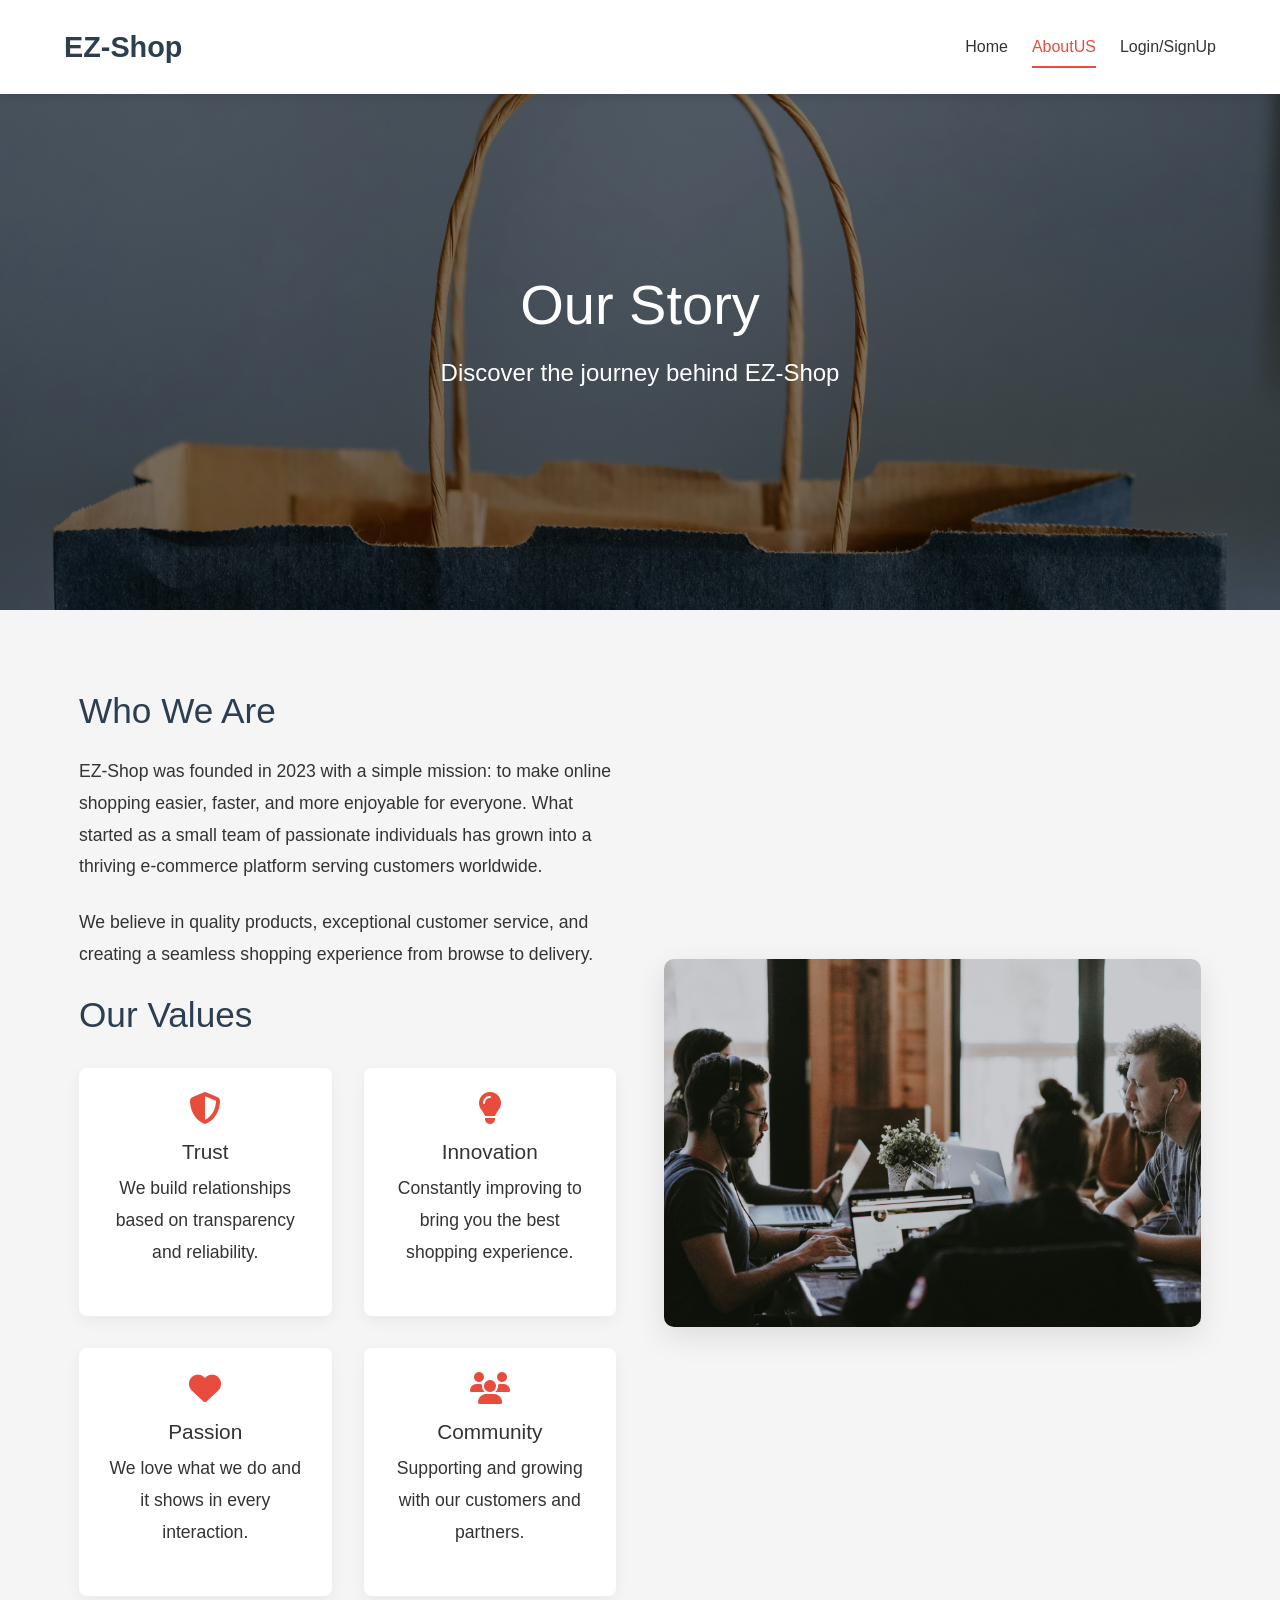
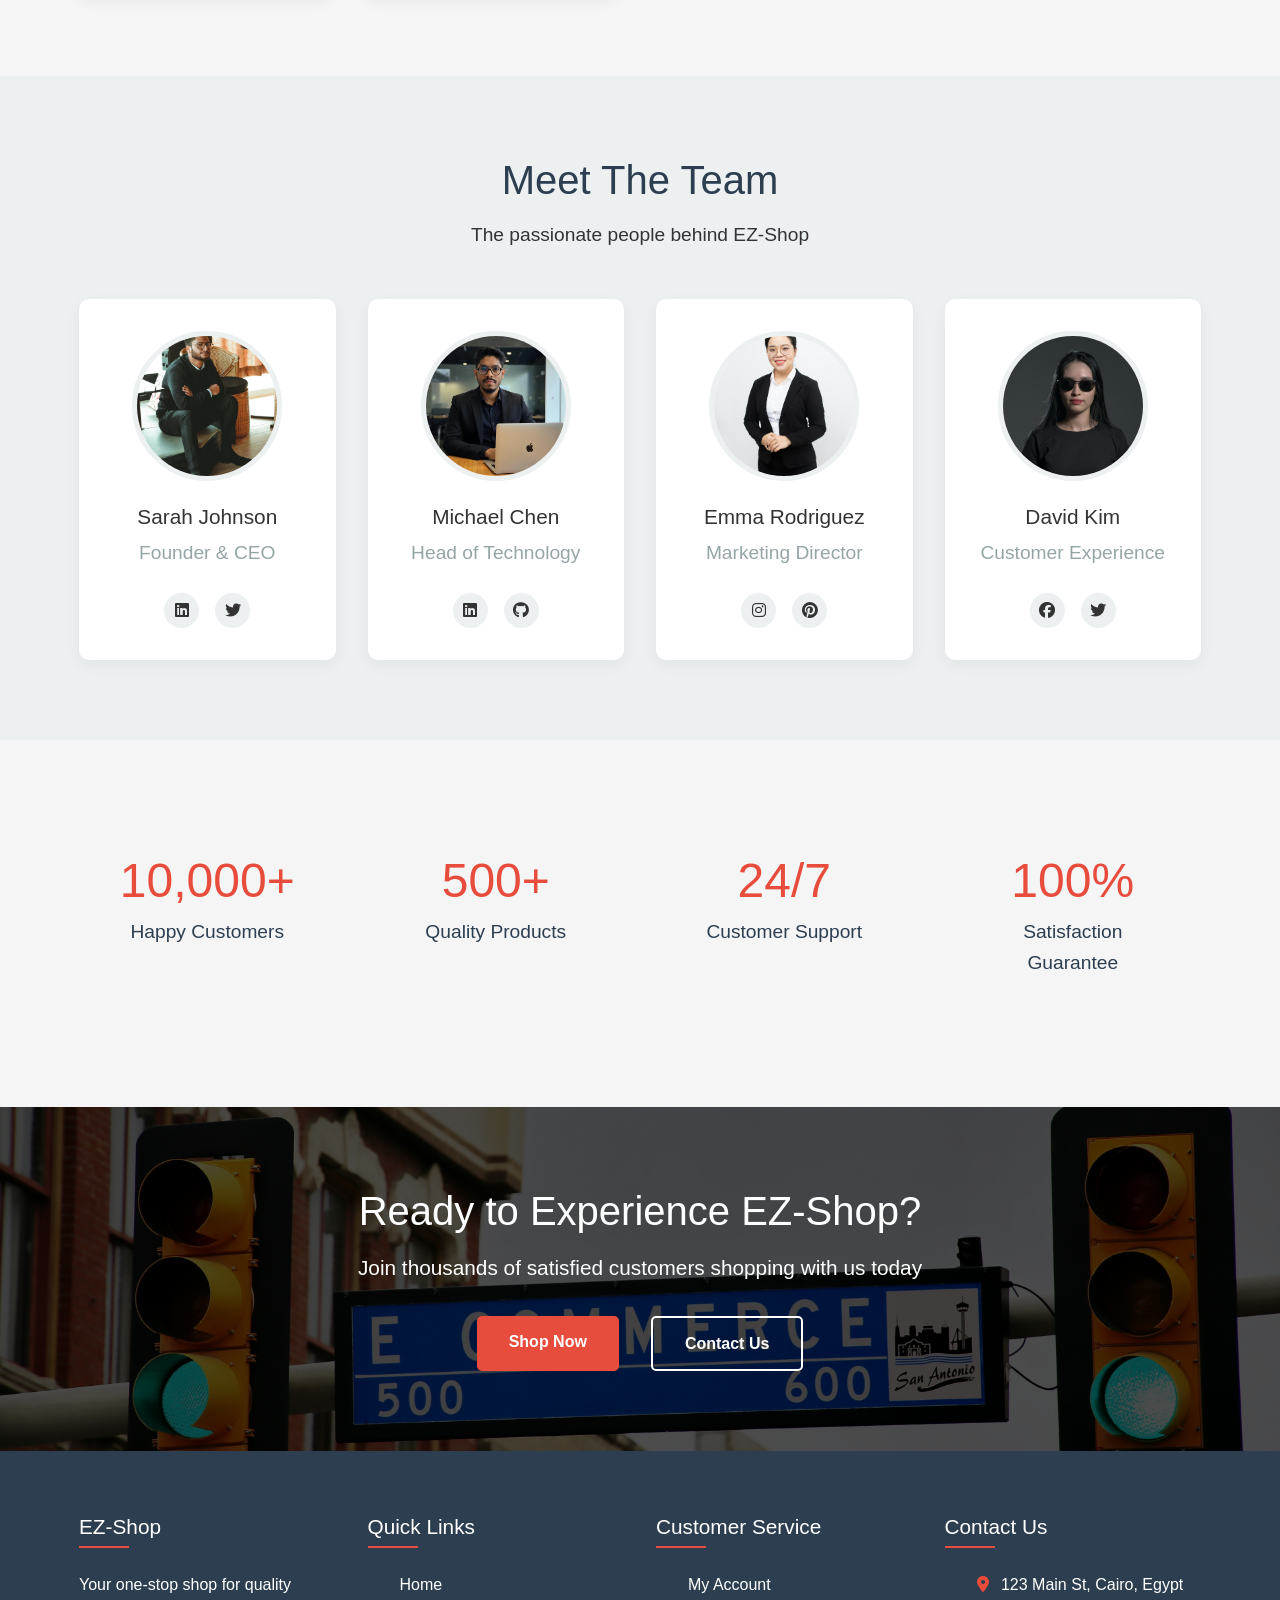
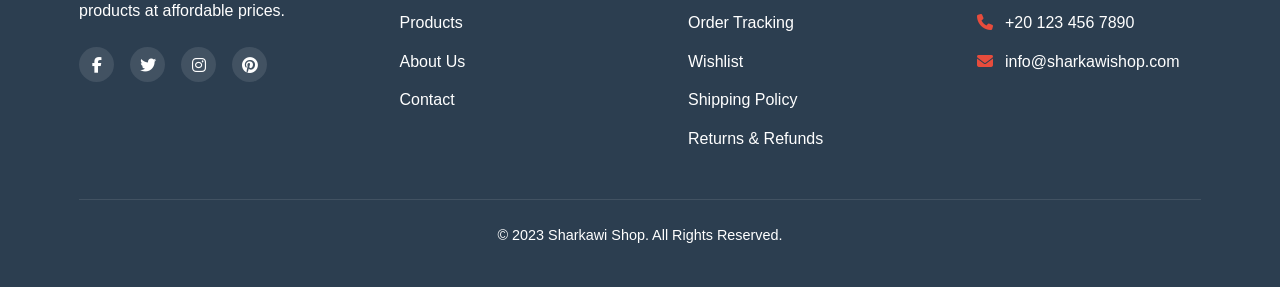
<file: aboutUS.html>
<!DOCTYPE html>
<html lang="en">

<head>
    <meta charset="UTF-8">
    <meta name="viewport" content="width=device-width, initial-scale=1.0">
    <title>About Us - EZ-Shop</title>
    <link rel="stylesheet" href="https://cdnjs.cloudflare.com/ajax/libs/font-awesome/6.4.0/css/all.min.css">
    <link href="https://cdn.jsdelivr.net/npm/bootstrap@5.3.2/dist/css/bootstrap.min.css" rel="stylesheet">
    <link rel="stylesheet" href="./CSS/aboutUS.css">
</head>

<body>
    <!-- Navbar -->
    <nav class="navbar">
        <div class="container navbar-container">
            <div class="logo">EZ-Shop</div>

            <!-- Mobile Menu Button (Hidden on Desktop) -->
            <div class="mobile-menu-btn">
                <i class="fas fa-bars"></i>
            </div>

            <!-- Desktop Navigation (Hidden on Mobile) -->
            <div class="nav-links">
                <a href="index.html">Home</a>
                <a href="aboutUS.html" class="active">AboutUS</a>
                <a href="register.html">Login/SignUp</a>
            </div>
        </div>

        <!-- Mobile Menu (Hidden by Default) -->
        <div class="mobile-menu">
            <a href="index.html">Home</a>
            <a href="products.html">Products</a>
            <a href="contact.html">Contact</a>
            <a href="about.html" class="active">About Us</a>
            <div class="mobile-cart">
                <i class="fas fa-shopping-cart"></i>
                <span>Cart (<span class="cart-count">0</span>)</span>
            </div>
        </div>
    </nav>

    <!-- About Hero Section -->
    <section class="about-hero">
        <div class="container">
            <h1>Our Story</h1>
            <p>Discover the journey behind EZ-Shop</p>
        </div>
    </section>

    <!-- About Content Section -->
    <section class="about-content">
        <div class="container">
            <div class="about-grid">
                <div class="about-text">
                    <h2>Who We Are</h2>
                    <p>EZ-Shop was founded in 2023 with a simple mission: to make online shopping easier, faster, and more enjoyable for everyone. What started as a small team of passionate individuals has grown into a thriving e-commerce platform serving customers worldwide.</p>
                    <p>We believe in quality products, exceptional customer service, and creating a seamless shopping experience from browse to delivery.</p>
                    
                    <h2>Our Values</h2>
                    <div class="values-grid">
                        <div class="value-card">
                            <i class="fas fa-shield-alt"></i>
                            <h3>Trust</h3>
                            <p>We build relationships based on transparency and reliability.</p>
                        </div>
                        <div class="value-card">
                            <i class="fas fa-lightbulb"></i>
                            <h3>Innovation</h3>
                            <p>Constantly improving to bring you the best shopping experience.</p>
                        </div>
                        <div class="value-card">
                            <i class="fas fa-heart"></i>
                            <h3>Passion</h3>
                            <p>We love what we do and it shows in every interaction.</p>
                        </div>
                        <div class="value-card">
                            <i class="fas fa-users"></i>
                            <h3>Community</h3>
                            <p>Supporting and growing with our customers and partners.</p>
                        </div>
                    </div>
                </div>
                <div class="about-image">
                    <img src="./images/Our Team.jpg" alt="Our Team">
                </div>
            </div>
        </div>
    </section>

    <!-- Team Section -->
    <section class="team-section">
        <div class="container">
            <h2>Meet The Team</h2>
            <p>The passionate people behind EZ-Shop</p>
            
            <div class="team-grid">
                <div class="team-card">
                    <div class="team-img">
                        <img src="./images/Team Member.jpg" alt="Team Member">
                    </div>
                    <h3>Sarah Johnson</h3>
                    <p>Founder & CEO</p>
                    <div class="social-links">
                        <a href="#"><i class="fab fa-linkedin"></i></a>
                        <a href="#"><i class="fab fa-twitter"></i></a>
                    </div>
                </div>
                <div class="team-card">
                    <div class="team-img">
                        <img src="./images/Team Member2.jpg" alt="Team Member">
                    </div>
                    <h3>Michael Chen</h3>
                    <p>Head of Technology</p>
                    <div class="social-links">
                        <a href="#"><i class="fab fa-linkedin"></i></a>
                        <a href="#"><i class="fab fa-github"></i></a>
                    </div>
                </div>
                <div class="team-card">
                    <div class="team-img">
                        <img src="./images/Team Member3.jpg" alt="Team Member">
                    </div>
                    <h3>Emma Rodriguez</h3>
                    <p>Marketing Director</p>
                    <div class="social-links">
                        <a href="#"><i class="fab fa-instagram"></i></a>
                        <a href="#"><i class="fab fa-pinterest"></i></a>
                    </div>
                </div>
                <div class="team-card">
                    <div class="team-img">
                        <img src="./images/Team Member4.jpg" alt="Team Member">
                    </div>
                    <h3>David Kim</h3>
                    <p>Customer Experience</p>
                    <div class="social-links">
                        <a href="#"><i class="fab fa-facebook"></i></a>
                        <a href="#"><i class="fab fa-twitter"></i></a>
                    </div>
                </div>
            </div>
        </div>
    </section>

    <!-- Stats Section -->
    <section class="stats-section">
        <div class="container">
            <div class="stats-grid">
                <div class="stat-card">
                    <h3>10,000+</h3>
                    <p>Happy Customers</p>
                </div>
                <div class="stat-card">
                    <h3>500+</h3>
                    <p>Quality Products</p>
                </div>
                <div class="stat-card">
                    <h3>24/7</h3>
                    <p>Customer Support</p>
                </div>
                <div class="stat-card">
                    <h3>100%</h3>
                    <p>Satisfaction Guarantee</p>
                </div>
            </div>
        </div>
    </section>

    <!-- CTA Section -->
    <section class="about-cta">
        <div class="container">
            <h2>Ready to Experience EZ-Shop?</h2>
            <p>Join thousands of satisfied customers shopping with us today</p>
            <div class="cta-buttons">
                <a href="index.html" class="shop-now-btn">Shop Now</a>
                <a href="contact.html" class="contact-btn">Contact Us</a>
            </div>
        </div>
    </section>

    <!-- Footer -->
    <footer class="footer">
        <div class="container">
            <div class="footer-content">
                <div class="footer-column">
                    <h3>EZ-Shop</h3>
                    <p>Your one-stop shop for quality products at affordable prices.</p>
                    <div class="social-links">
                        <a href="#"><i class="fab fa-facebook-f"></i></a>
                        <a href="#"><i class="fab fa-twitter"></i></a>
                        <a href="#"><i class="fab fa-instagram"></i></a>
                        <a href="#"><i class="fab fa-pinterest"></i></a>
                    </div>
                </div>
                <div class="footer-column">
                    <h3>Quick Links</h3>
                    <ul>
                        <li><a href="index.html">Home</a></li>
                        <li><a href="register.html">Products</a></li>
                        <li><a href="aboutUS.html">About Us</a></li>
                        <li><a href="register.html">Contact</a></li>
                    </ul>
                </div>
                <div class="footer-column">
                    <h3>Customer Service</h3>
                    <ul>
                        <li><a href="register.html">My Account</a></li>
                        <li><a href="register.html">Order Tracking</a></li>
                        <li><a href="register.html">Wishlist</a></li>
                        <li><a href="register.html">Shipping Policy</a></li>
                        <li><a href="register.html">Returns & Refunds</a></li>
                    </ul>
                </div>
                <div class="footer-column">
                    <h3>Contact Us</h3>
                    <ul>
                        <li><i class="fas fa-map-marker-alt"></i> 123 Main St, Cairo, Egypt</li>
                        <li><i class="fas fa-phone"></i> +20 123 456 7890</li>
                        <li><i class="fas fa-envelope"></i> info@sharkawishop.com</li>
                    </ul>
                </div>
            </div>
            <div class="footer-bottom">
                <p>&copy; 2023 Sharkawi Shop. All Rights Reserved.</p>
            </div>
        </div>
    </footer>

    <script src="./JS/aboutUS.js"></script>
</body>

</html>
</file>
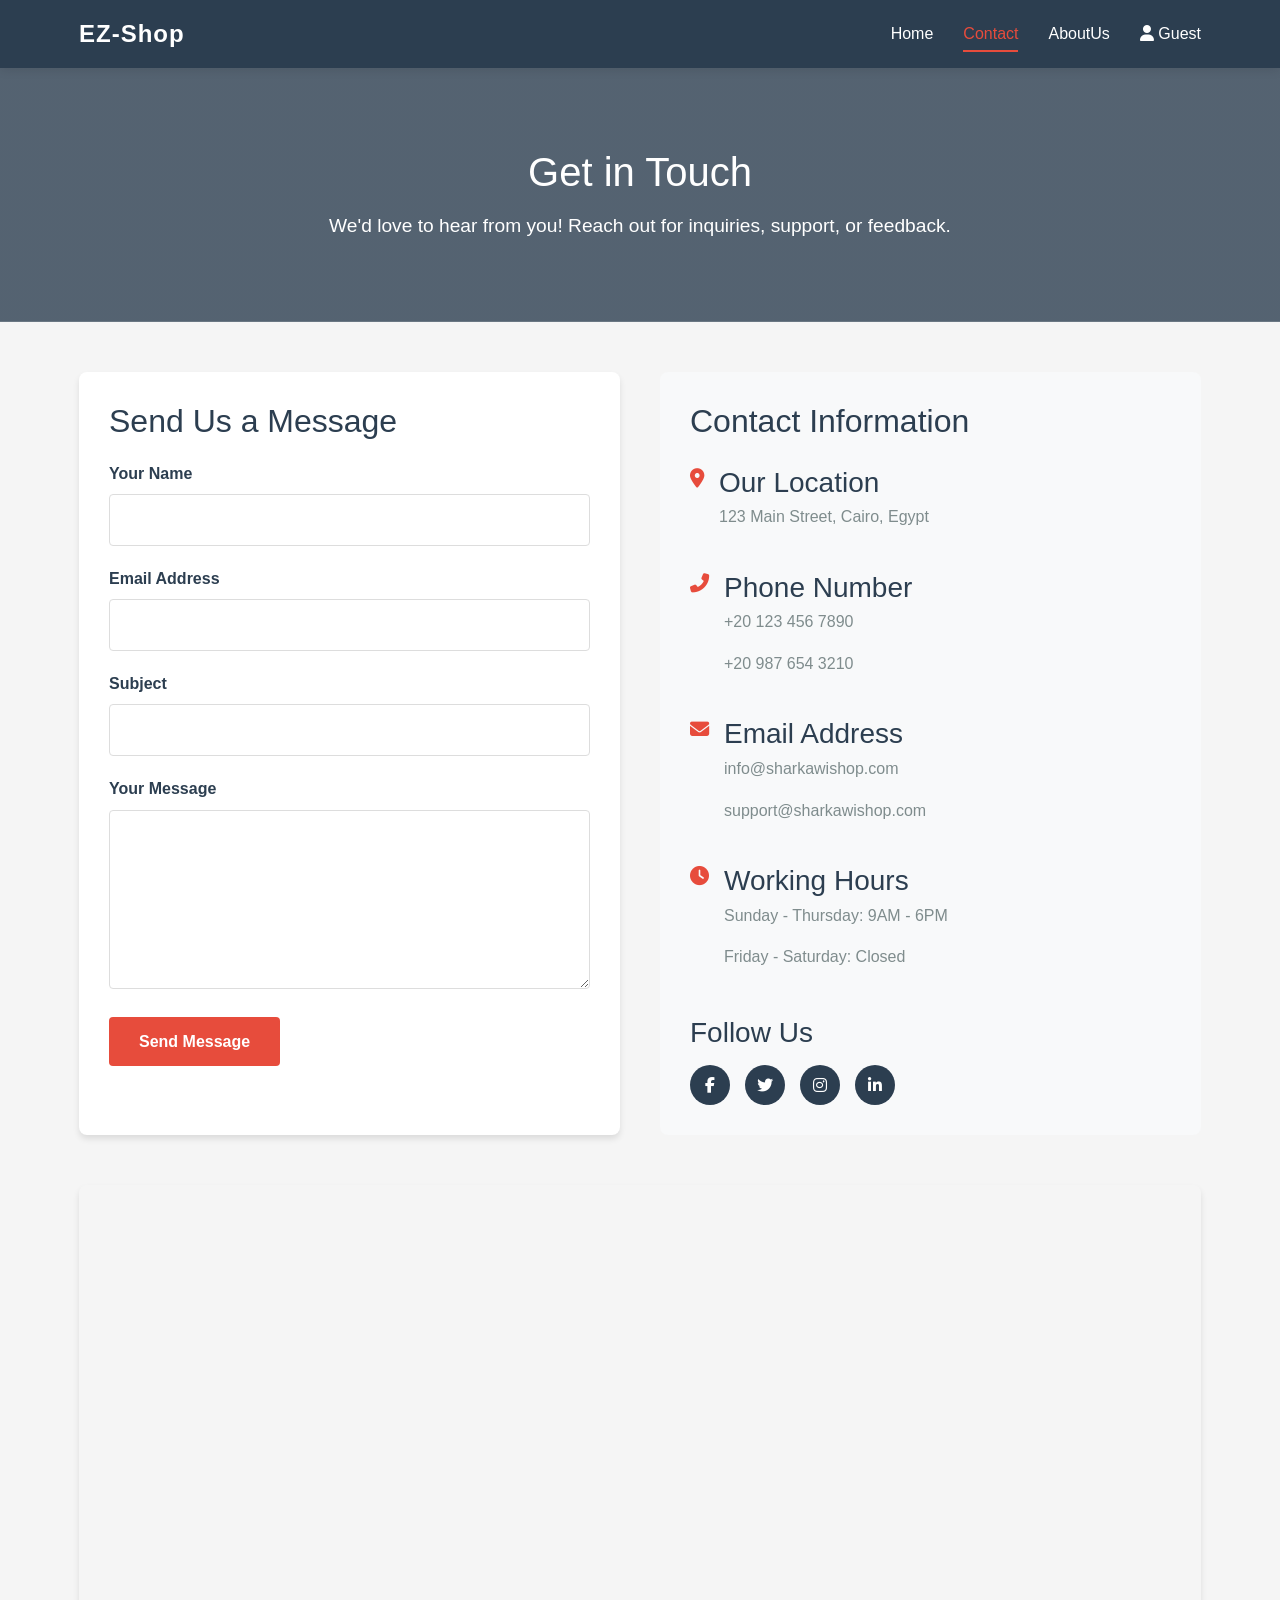
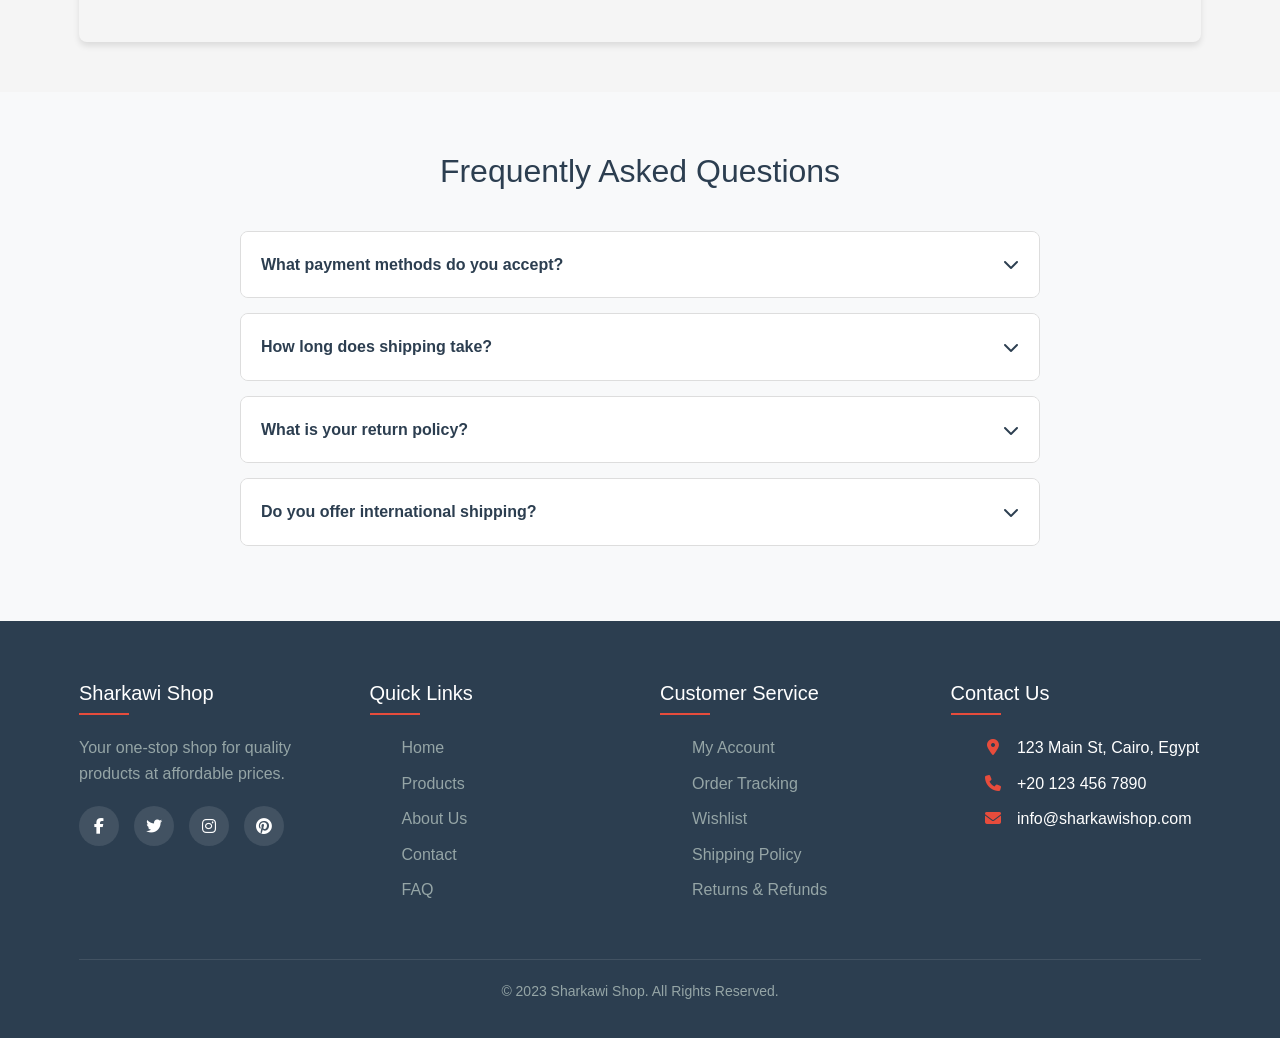
<file: contact.html>
<!DOCTYPE html>
<html lang="en">
<head>
    <meta charset="UTF-8">
    <meta name="viewport" content="width=device-width, initial-scale=1.0">
    <title>Our Products - EZ-Shop</title>
    <link rel="stylesheet" href="https://cdnjs.cloudflare.com/ajax/libs/font-awesome/6.4.0/css/all.min.css">
    <link href="https://cdn.jsdelivr.net/npm/bootstrap@5.3.2/dist/css/bootstrap.min.css" rel="stylesheet">
    <link rel="stylesheet" href="./CSS/products.css">
    <link rel="stylesheet" href="./CSS/contact.css">
</head>
<body>
    <!-- Navbar -->
    <nav class="navbar">
        <div class="container navbar-container">
            <div class="logo">EZ-Shop</div>
            <div class="nav-links">
                <a href="home.html" >Home</a>
                <a href="contact.html" class="active">Contact</a>
                <a href="aboutUS.html" >AboutUs</a>
                <div class="nav-icons">

                    <div class="user-dropdown">
                        <span id="user-name"><i class="fas fa-user"></i> Guest</span>
                        <div class="user-dropdown-content">
                            <a href="profile.html"><i class="fas fa-user-circle"></i> Profile</a>
                            <a  href="login.html" id="logout-btn"><i class="fas fa-sign-out-alt"></i> Logout</a>
                        </div>
                    </div>
                </div>
            </div>
        </div>
    </nav>

    <!-- Contact Page Hero Section -->
    <section class="contact-hero">
        <div class="container">
            <h1>Get in Touch</h1>
            <p>We'd love to hear from you! Reach out for inquiries, support, or feedback.</p>
        </div>
    </section>

    <!-- Contact Main Section -->
    <div class="container contact-container">
        <div class="contact-content">
            <!-- Contact Form -->
            <div class="contact-form">
                <h2>Send Us a Message</h2>
                <form id="contactForm">
                    <div class="form-group">
                        <label for="name">Your Name</label>
                        <input type="text" id="name" name="name" required>
                    </div>
                    <div class="form-group">
                        <label for="email">Email Address</label>
                        <input type="email" id="email" name="email" required>
                    </div>
                    <div class="form-group">
                        <label for="subject">Subject</label>
                        <input type="text" id="subject" name="subject" required>
                    </div>
                    <div class="form-group">
                        <label for="message">Your Message</label>
                        <textarea id="message" name="message" rows="6" required></textarea>
                    </div>
                    <button type="submit" class="submit-btn">Send Message</button>
                </form>
            </div>

            <!-- Contact Info -->
            <div class="contact-info">
                <h2>Contact Information</h2>
                <div class="info-item">
                    <i class="fas fa-map-marker-alt"></i>
                    <div>
                        <h3>Our Location</h3>
                        <p>123 Main Street, Cairo, Egypt</p>
                    </div>
                </div>
                <div class="info-item">
                    <i class="fas fa-phone-alt"></i>
                    <div>
                        <h3>Phone Number</h3>
                        <p>+20 123 456 7890</p>
                        <p>+20 987 654 3210</p>
                    </div>
                </div>
                <div class="info-item">
                    <i class="fas fa-envelope"></i>
                    <div>
                        <h3>Email Address</h3>
                        <p>info@sharkawishop.com</p>
                        <p>support@sharkawishop.com</p>
                    </div>
                </div>
                <div class="info-item">
                    <i class="fas fa-clock"></i>
                    <div>
                        <h3>Working Hours</h3>
                        <p>Sunday - Thursday: 9AM - 6PM</p>
                        <p>Friday - Saturday: Closed</p>
                    </div>
                </div>
                
                <div class="social-media">
                    <h3>Follow Us</h3>
                    <div class="social-icons">
                        <a href="#"><i class="fab fa-facebook-f"></i></a>
                        <a href="#"><i class="fab fa-twitter"></i></a>
                        <a href="#"><i class="fab fa-instagram"></i></a>
                        <a href="#"><i class="fab fa-linkedin-in"></i></a>
                    </div>
                </div>
            </div>
        </div>

        <!-- Google Map -->
        <div class="map-container">
            <iframe src="https://www.google.com/maps/embed?pb=!1m18!1m12!1m3!1d3453.325715984938!2d31.235948715115!3d30.044872981877!2m3!1f0!2f0!3f0!3m2!1i1024!2i768!4f13.1!3m3!1m2!1s0x1458409a8f5e5b7f%3A0x79d4f4b4a4d6f8e5!2sCairo%2C%20Egypt!5e0!3m2!1sen!2sus!4v1620000000000!5m2!1sen!2sus" 
                    width="100%" 
                    height="450" 
                    style="border:0;" 
                    allowfullscreen="" 
                    loading="lazy">
            </iframe>
        </div>
    </div>

    <!-- FAQ Section -->
    <section class="faq-section">
        <div class="container">
            <h2>Frequently Asked Questions</h2>
            <div class="faq-container">
                <div class="faq-item">
                    <button class="faq-question">
                        What payment methods do you accept?
                        <i class="fas fa-chevron-down"></i>
                    </button>
                    <div class="faq-answer">
                        <p>We accept all major credit cards (Visa, MasterCard, American Express), PayPal, and cash on delivery for local orders.</p>
                    </div>
                </div>
                <div class="faq-item">
                    <button class="faq-question">
                        How long does shipping take?
                        <i class="fas fa-chevron-down"></i>
                    </button>
                    <div class="faq-answer">
                        <p>Standard shipping within Egypt takes 2-3 business days. International shipping typically takes 7-14 business days depending on the destination.</p>
                    </div>
                </div>
                <div class="faq-item">
                    <button class="faq-question">
                        What is your return policy?
                        <i class="fas fa-chevron-down"></i>
                    </button>
                    <div class="faq-answer">
                        <p>We offer a 14-day return policy for most items. Items must be unused and in their original packaging with all tags attached.</p>
                    </div>
                </div>
                <div class="faq-item">
                    <button class="faq-question">
                        Do you offer international shipping?
                        <i class="fas fa-chevron-down"></i>
                    </button>
                    <div class="faq-answer">
                        <p>Yes, we ship to most countries worldwide. Shipping costs and delivery times vary by destination.</p>
                    </div>
                </div>
            </div>
        </div>
    </section>


    <!-- Footer -->
    <footer class="footer">
        <div class="container">
            <div class="footer-content">
                <div class="footer-column">
                    <h3>Sharkawi Shop</h3>
                    <p>Your one-stop shop for quality products at affordable prices.</p>
                    <div class="social-links">
                        <a href="#"><i class="fab fa-facebook-f"></i></a>
                        <a href="#"><i class="fab fa-twitter"></i></a>
                        <a href="#"><i class="fab fa-instagram"></i></a>
                        <a href="#"><i class="fab fa-pinterest"></i></a>
                    </div>
                </div>
                <div class="footer-column">
                    <h3>Quick Links</h3>
                    <ul>
                        <li><a href="index.html">Home</a></li>
                        <li><a href="products.html">Products</a></li>
                        <li><a href="about.html">About Us</a></li>
                        <li><a href="contact.html">Contact</a></li>
                        <li><a href="faq.html">FAQ</a></li>
                    </ul>
                </div>
                <div class="footer-column">
                    <h3>Customer Service</h3>
                    <ul>
                        <li><a href="account.html">My Account</a></li>
                        <li><a href="orders.html">Order Tracking</a></li>
                        <li><a href="wishlist.html">Wishlist</a></li>
                        <li><a href="shipping.html">Shipping Policy</a></li>
                        <li><a href="returns.html">Returns & Refunds</a></li>
                    </ul>
                </div>
                <div class="footer-column">
                    <h3>Contact Us</h3>
                    <ul>
                        <li><i class="fas fa-map-marker-alt"></i> 123 Main St, Cairo, Egypt</li>
                        <li><i class="fas fa-phone"></i> +20 123 456 7890</li>
                        <li><i class="fas fa-envelope"></i> info@sharkawishop.com</li>
                    </ul>
                </div>
            </div>
            <div class="footer-bottom">
                <p>&copy; 2023 Sharkawi Shop. All Rights Reserved.</p>
            </div>
        </div>
    </footer>
    <button id="scrollToTopBtn" title="Go to top">
        <i class="fas fa-arrow-up"></i>
    </button>

    <script src="./JS/contact.js"></script>
</body>
</html>
</file>
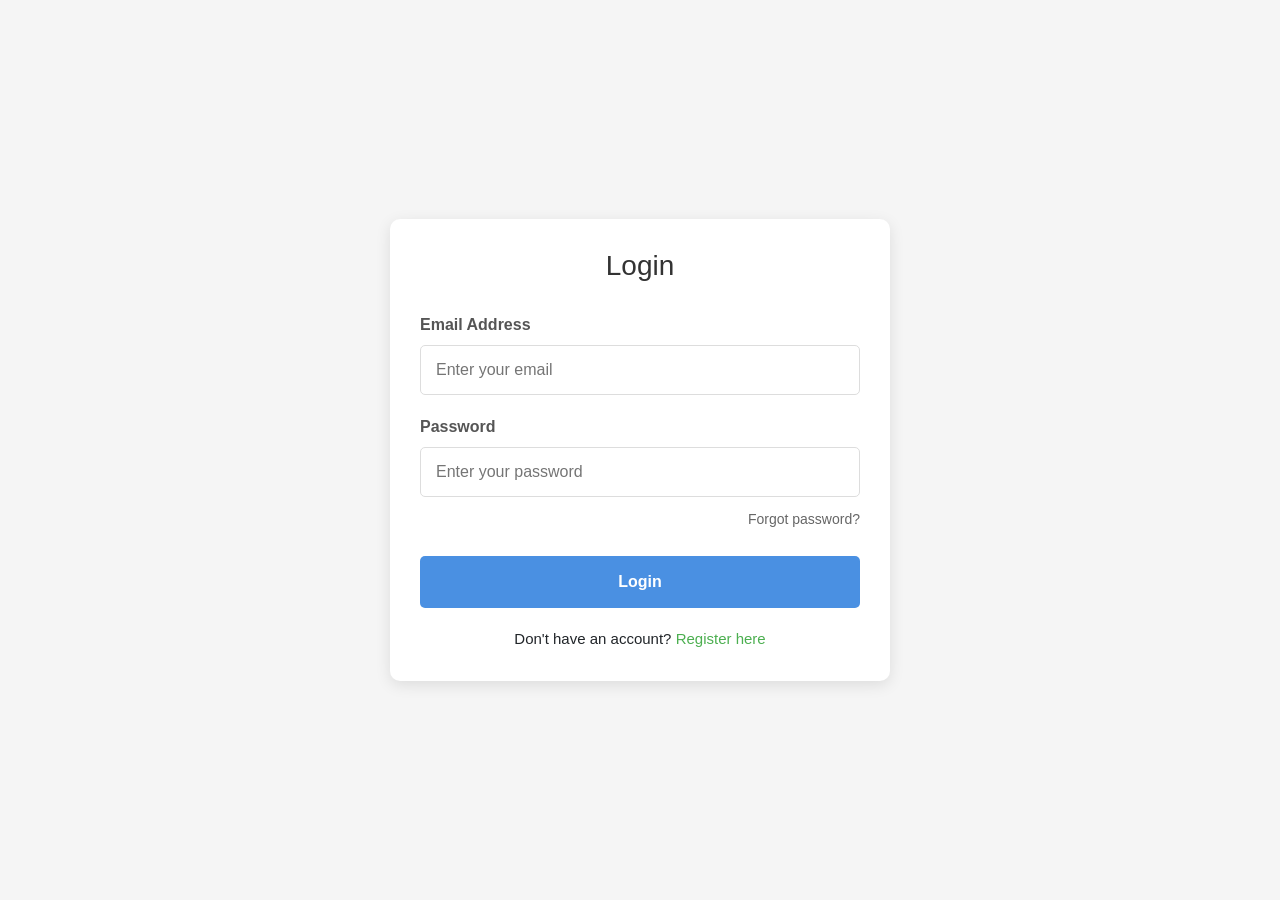
<file: login.html>
<!DOCTYPE html>
<html lang="en">
<head>
    <meta charset="UTF-8">
    <meta name="viewport" content="width=device-width, initial-scale=1.0">
    <link href="https://cdn.jsdelivr.net/npm/bootstrap@5.3.2/dist/css/bootstrap.min.css" rel="stylesheet">
    <link rel="stylesheet" href="./CSS/style.css">
    <title>Login - EZ-Shop</title>
</head>
<body>
    <div class="container">
        <h1>Login</h1>
        <form id="loginForm">
            <div class="form-group">
                <label for="loginEmail">Email Address</label>
                <input type="email" id="loginEmail" name="loginEmail" required placeholder="Enter your email">
                <div class="error" id="emailError"></div>
            </div>
            
            <div class="form-group">
                <label for="loginPassword">Password</label>
                <input type="password" id="loginPassword" name="loginPassword" required placeholder="Enter your password">
                <div class="error" id="passwordError"></div>
            </div>

            <div class="forgot-password">
                <a href="forgetpass.html">Forgot password?</a>
            </div>
            
            <button type="submit" id="loginButton">Login</button>
            
            <div class="register-link">
                Don't have an account? <a href="index.html">Register here</a>
            </div>
        </form>
    </div>
    <script src="./JS/login.js"></script>
</body>
</html>
</file>
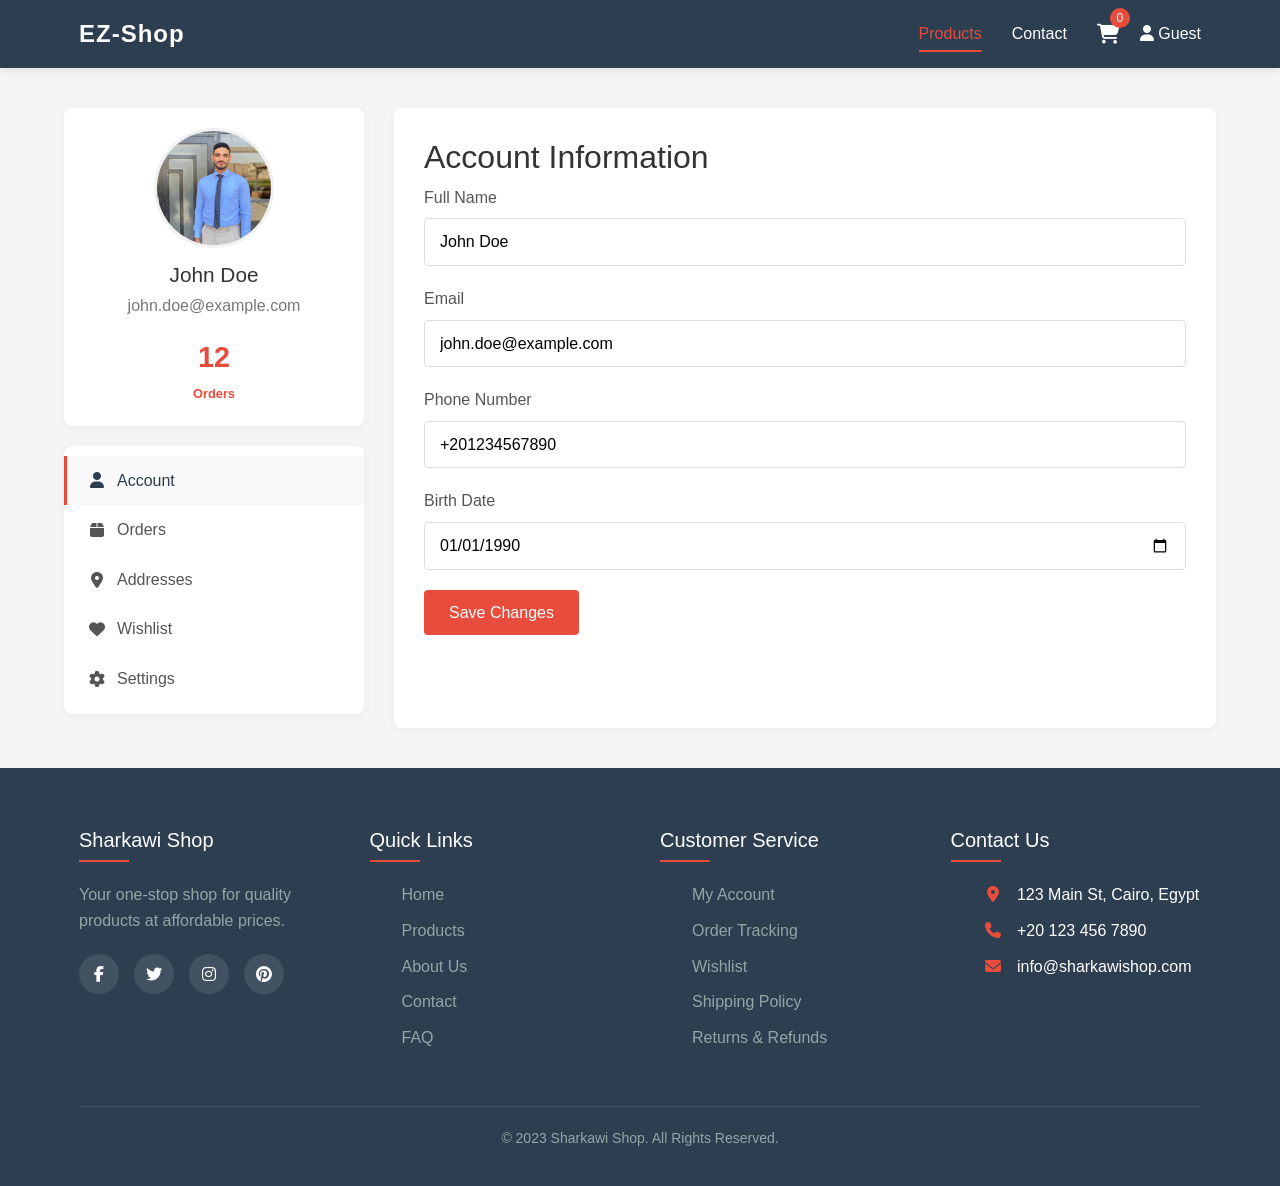
<file: profile.html>
<!DOCTYPE html>
<html lang="en">

<head>
    <meta charset="UTF-8">
    <meta name="viewport" content="width=device-width, initial-scale=1.0">
    <title>Our Products - EZ-Shop</title>
    <link rel="stylesheet" href="https://cdnjs.cloudflare.com/ajax/libs/font-awesome/6.4.0/css/all.min.css">
    <link href="https://cdn.jsdelivr.net/npm/bootstrap@5.3.2/dist/css/bootstrap.min.css" rel="stylesheet">
    <link rel="stylesheet" href="./CSS/products.css">
    <link rel="stylesheet" href="./CSS/profile.css">
</head>

<body>
    <!-- Navbar -->
    <nav class="navbar">
        <div class="container navbar-container">
            <div class="logo">EZ-Shop</div>
            <div class="nav-links">
                <a href="products.html" class="active">Products</a>
                <a href="contact.html">Contact</a>
                <div class="nav-icons">
                    <div class="cart-icon">
                        <a href="shopingCart.html"> <i class="fas fa-shopping-cart"></i></a>
                        <span class="cart-count">0</span>
                    </div>
                    <div class="user-dropdown">
                        <span id="user-name"><i class="fas fa-user"></i> Guest</span>
                        <div class="user-dropdown-content">
                            <a><i class="fas fa-user-circle"></i> Profile</a>
                            <a href="login.html" id="logout-btn"><i class="fas fa-sign-out-alt"></i> Logout</a>
                        </div>
                    </div>
                </div>
            </div>
        </div>
    </nav>


    <!-- Products Section -->
    <div class="container profile-container">
        <div class="profile-sidebar">
            <div class="profile-card">
                <div class="profile-picture">
                    <img src="./images/Profile.jpeg" alt="Profile Picture">
                </div>
                <h2 id="profile-username">John Doe</h2>
                <p id="profile-email">john.doe@example.com</p>
                <div class="profile-stats">
                    <div class="stat-item">
                        <span class="stat-number" id="orders-count">12</span>
                        <span class="stat-label">Orders</span>
                    </div>
                </div>
            </div>

            <nav class="profile-menu">
                <a href="#" class="active" data-tab="account"><i class="fas fa-user"></i> Account</a>
                <a href="#" data-tab="orders"><i class="fas fa-box"></i> Orders</a>
                <a href="#" data-tab="addresses"><i class="fas fa-map-marker-alt"></i> Addresses</a>
                <a href="#" data-tab="wishlist"><i class="fas fa-heart"></i> Wishlist</a>
                <a href="#" data-tab="settings"><i class="fas fa-cog"></i> Settings</a>
            </nav>
        </div>

        <div class="profile-content">
            <!-- Account Tab -->
            <div class="tab-content active" id="account-tab">
                <h2>Account Information</h2>
                <form id="account-form">
                    <div class="form-group">
                        <label for="full-name">Full Name</label>
                        <input type="text" id="full-name" value="John Doe">
                    </div>
                    <div class="form-group">
                        <label for="email">Email</label>
                        <input type="email" id="email" value="john.doe@example.com">
                    </div>
                    <div class="form-group">
                        <label for="phone">Phone Number</label>
                        <input type="tel" id="phone" value="+201234567890">
                    </div>
                    <div class="form-group">
                        <label for="birthdate">Birth Date</label>
                        <input type="date" id="birthdate" value="1990-01-01">
                    </div>
                    <button type="submit" class="save-btn">Save Changes</button>
                </form>
            </div>

            <!-- Orders Tab -->
            <div class="tab-content" id="orders-tab">
                <h2>Order History</h2>
                <div class="orders-list" id="orders-list">
                    <!-- Orders will be loaded dynamically -->
                </div>
            </div>

            <!-- Addresses Tab -->
            <div class="tab-content" id="addresses-tab">
                <h2>Saved Addresses</h2>
                <div class="addresses-grid">
                    <div class="address-card">
                        <h3>Primary Address</h3>
                        <p>123 Main Street</p>
                        <p>Cairo, Egypt</p>
                        <p>Postal Code: 11511</p>
                        <div class="address-actions">
                            <button class="edit-btn">Edit</button>
                            <button class="delete-btn">Delete</button>
                        </div>
                    </div>
                    <button class="add-address-btn">
                        <i class="fas fa-plus"></i> Add New Address
                    </button>
                </div>
            </div>


            <!-- Settings Tab -->
            <div class="tab-content" id="settings-tab">
                <h2>Account Settings</h2>
                <div class="settings-options">
                    <div class="settings-item">
                        <h3>Change Password</h3>
                        <form id="password-form">
                            <div class="form-group">
                                <label for="current-password">Current Password</label>
                                <input type="password" id="current-password">
                            </div>
                            <div class="form-group">
                                <label for="new-password">New Password</label>
                                <input type="password" id="new-password">
                            </div>
                            <div class="form-group">
                                <label for="confirm-password">Confirm Password</label>
                                <input type="password" id="confirm-password">
                            </div>
                            <button type="submit" class="save-btn">Update Password</button>
                        </form>
                    </div>
                    <div class="settings-item danger-zone">
                        <h3>Danger Zone</h3>
                        <button class="delete-account-btn">Delete My Account</button>
                        <p>This action cannot be undone. All your data will be permanently deleted.</p>
                    </div>
                </div>
            </div>
        </div>
    </div>



    <!-- Footer -->
    <footer class="footer">
        <div class="container">
            <div class="footer-content">
                <div class="footer-column">
                    <h3>Sharkawi Shop</h3>
                    <p>Your one-stop shop for quality products at affordable prices.</p>
                    <div class="social-links">
                        <a href="#"><i class="fab fa-facebook-f"></i></a>
                        <a href="#"><i class="fab fa-twitter"></i></a>
                        <a href="#"><i class="fab fa-instagram"></i></a>
                        <a href="#"><i class="fab fa-pinterest"></i></a>
                    </div>
                </div>
                <div class="footer-column">
                    <h3>Quick Links</h3>
                    <ul>
                        <li><a href="index.html">Home</a></li>
                        <li><a href="products.html">Products</a></li>
                        <li><a href="about.html">About Us</a></li>
                        <li><a href="contact.html">Contact</a></li>
                        <li><a href="faq.html">FAQ</a></li>
                    </ul>
                </div>
                <div class="footer-column">
                    <h3>Customer Service</h3>
                    <ul>
                        <li><a href="account.html">My Account</a></li>
                        <li><a href="orders.html">Order Tracking</a></li>
                        <li><a href="wishlist.html">Wishlist</a></li>
                        <li><a href="shipping.html">Shipping Policy</a></li>
                        <li><a href="returns.html">Returns & Refunds</a></li>
                    </ul>
                </div>
                <div class="footer-column">
                    <h3>Contact Us</h3>
                    <ul>
                        <li><i class="fas fa-map-marker-alt"></i> 123 Main St, Cairo, Egypt</li>
                        <li><i class="fas fa-phone"></i> +20 123 456 7890</li>
                        <li><i class="fas fa-envelope"></i> info@sharkawishop.com</li>
                    </ul>
                </div>
            </div>
            <div class="footer-bottom">
                <p>&copy; 2023 Sharkawi Shop. All Rights Reserved.</p>
            </div>
        </div>
    </footer>

    <script src="./JS/profile.js"></script>
</body>

</html>
</file>
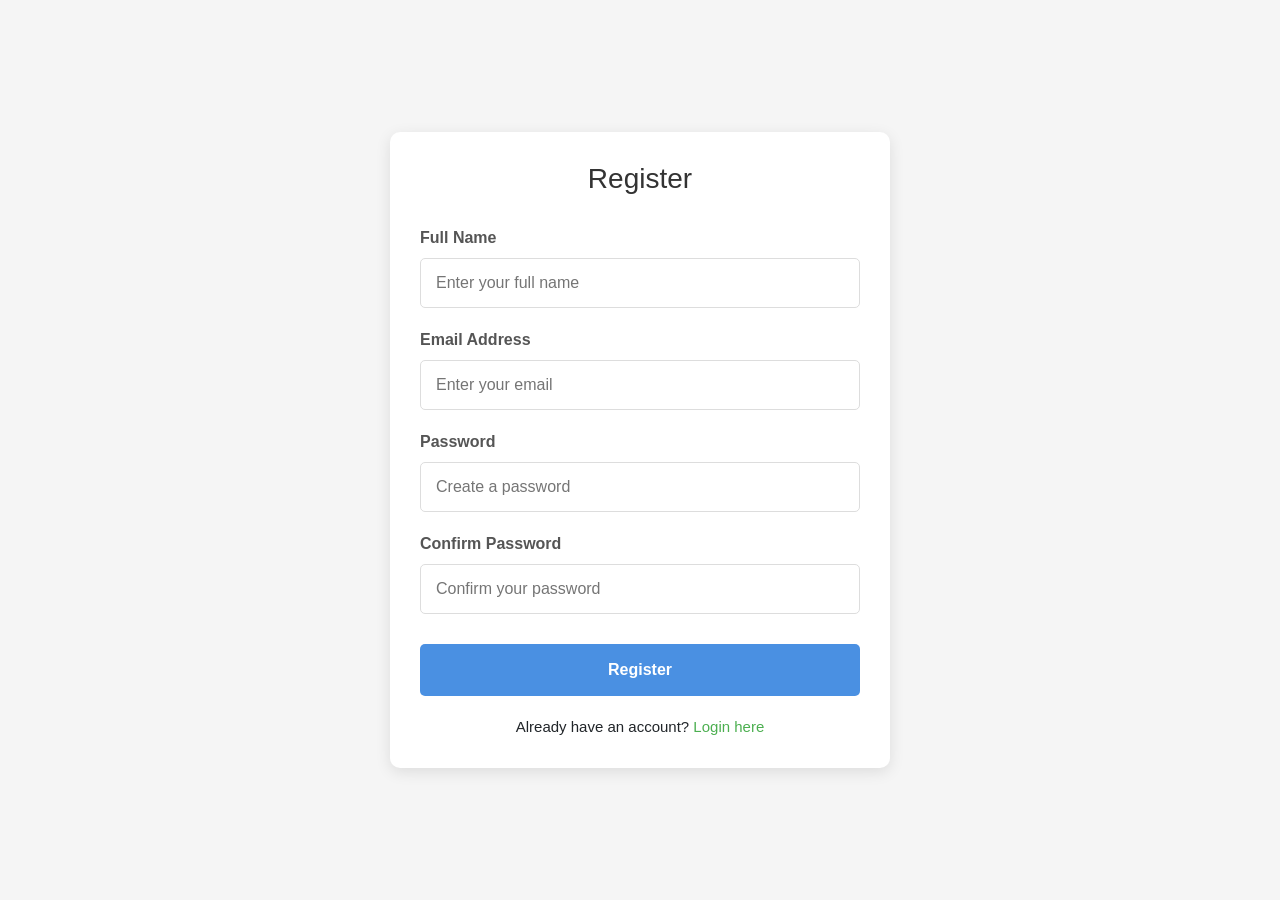
<file: register.html>
<!DOCTYPE html>
<html lang="en">
<head>
    <meta charset="UTF-8">
    <meta name="viewport" content="width=device-width, initial-scale=1.0">
    <link href="https://cdn.jsdelivr.net/npm/bootstrap@5.3.2/dist/css/bootstrap.min.css" rel="stylesheet">
    <link rel="stylesheet" href="./CSS/style.css">
    <title>EZ-Shop - Register</title>
</head>
<body>
    <div class="container">
        <h1>Register</h1>
        <form id="registrationForm">
            <div class="form-group">
                <label for="name">Full Name</label>
                <input type="text" id="name" name="name" required placeholder="Enter your full name">
                <div class="error" id="nameError"></div>
            </div>
            
            <div class="form-group">
                <label for="email">Email Address</label>
                <input type="text" id="email" name="email"  placeholder="Enter your email">
                <div class="error" id="emailError"></div>
            </div>
            
            <div class="form-group">
                <label for="password">Password</label>
                <input type="password" id="password" name="password"  placeholder="Create a password">
                <div class="error" id="passwordError"></div>
            </div>
            
            <div class="form-group">
                <label for="confirmPassword">Confirm Password</label>
                <input type="password" id="confirmPassword" name="confirmPassword"  placeholder="Confirm your password">
                <div class="error" id="confirmError"></div>
            </div>
            
            <button type="submit" id="registerButton">Register</button>
            <div class="register-link">
                Already have an account? <a href="login.html">Login here</a>
            </div>
        </form>
    </div>

    <script src="./JS/index.js"></script>
</body>
</html>
</file>
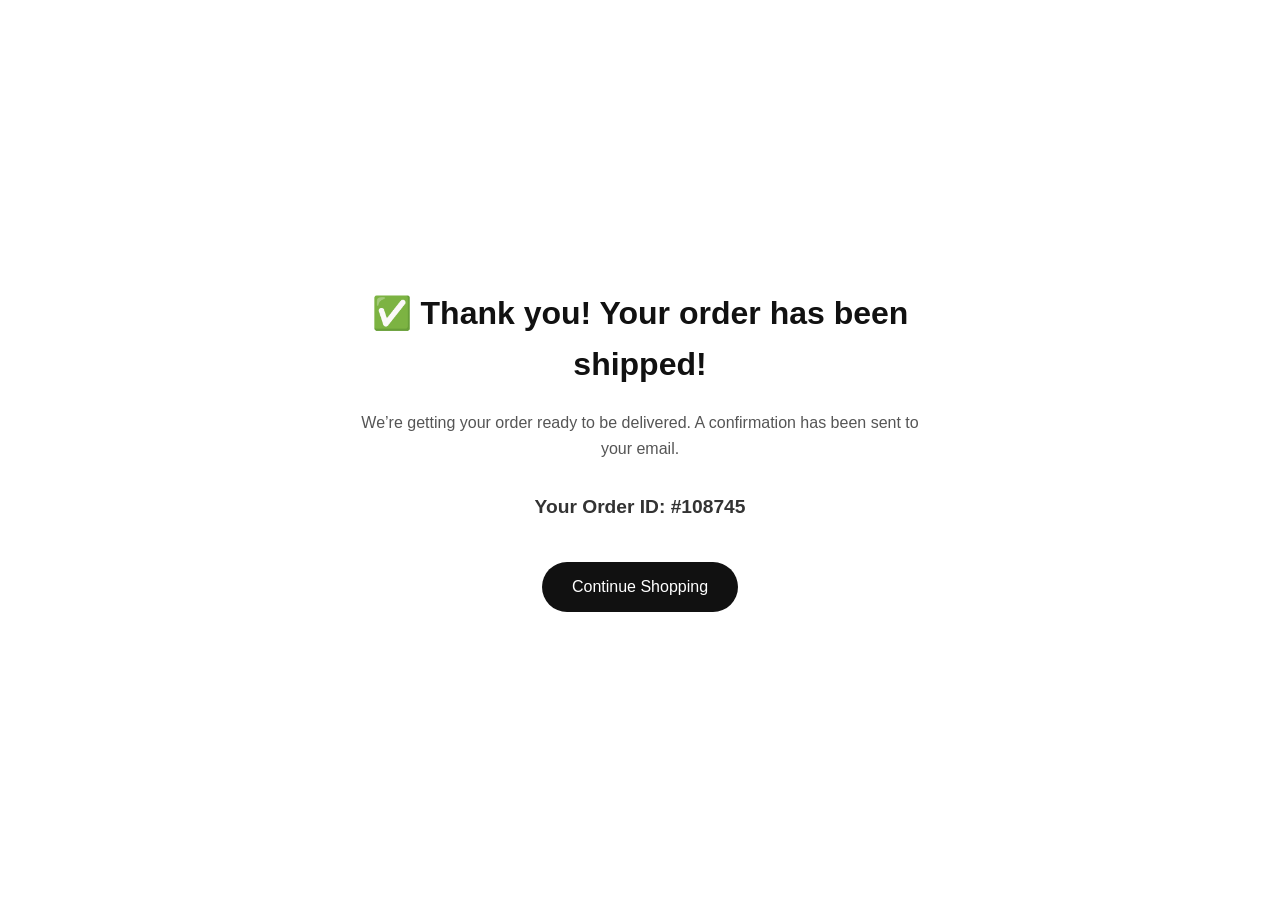
<file: shipped.html>
<!DOCTYPE html>
<html lang="en">
<head>
    <meta charset="UTF-8">
    <title>Order Confirmation | H&M Style</title>
    <link rel="stylesheet" href="./CSS/shipped.css">
</head>
<body>

<div class="container">
    <h1 class="confirmation-message">✅ Thank you! Your order has been shipped!</h1>
    <p class="subtitle">We’re getting your order ready to be delivered. A confirmation has been sent to your email.</p>
    <h2 id="order-id" class="order-id"></h2>

    <div class="button-container">
        <a href="products.html" class="back-home-btn">Continue Shopping</a>
    </div>
</div>

<script src="./JS/shipped.js"></script>
</body>
</html>
</file>
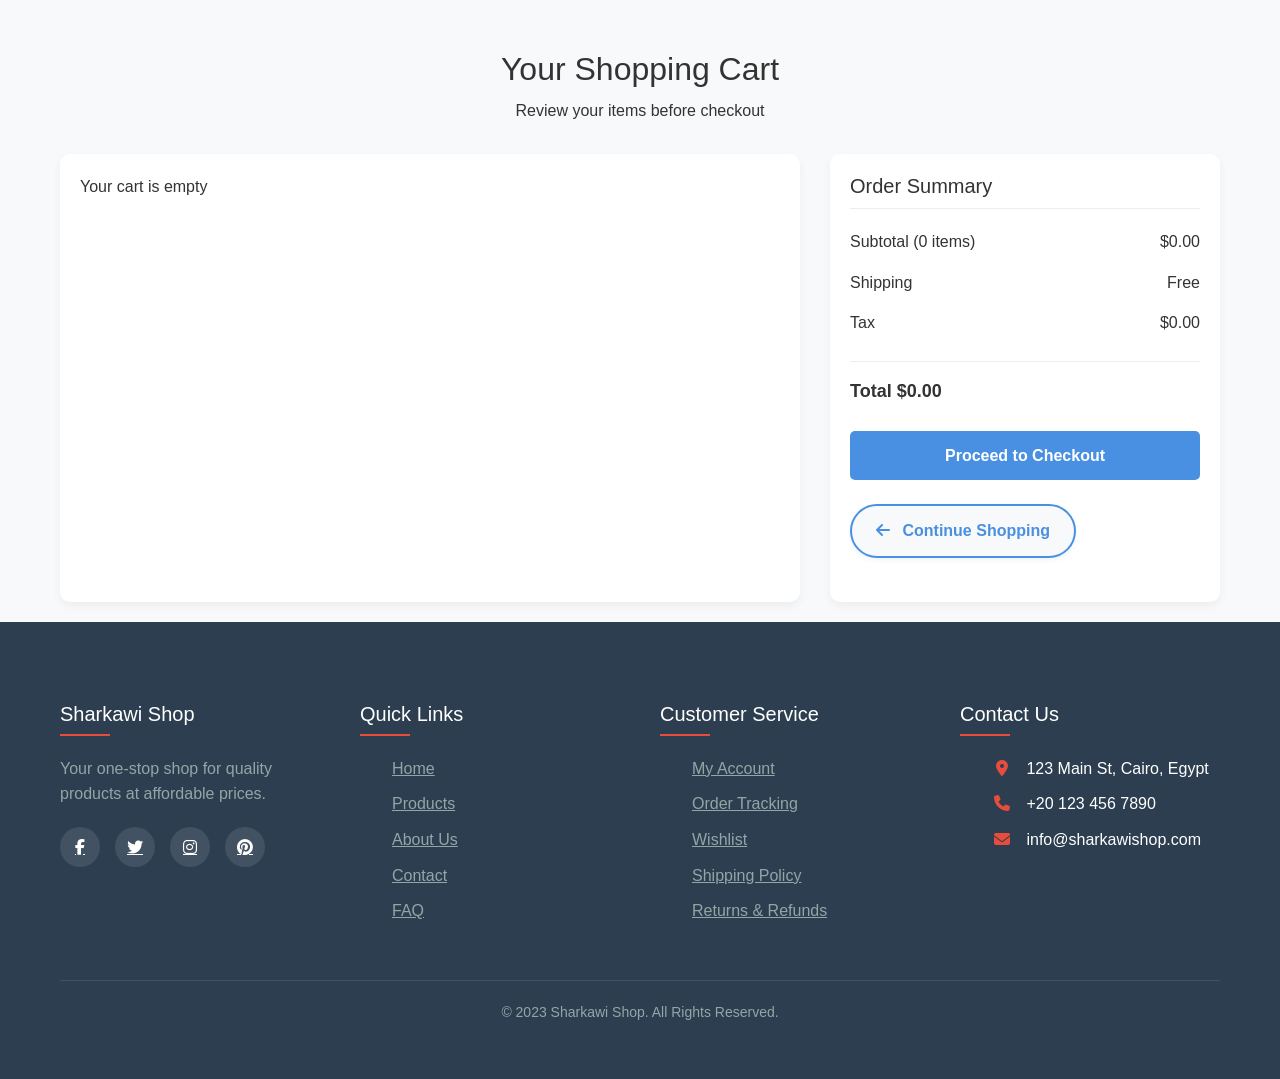
<file: shopingCart.html>
<!DOCTYPE html>
<html lang="en">
<head>
    <meta charset="UTF-8">
    <meta name="viewport" content="width=device-width, initial-scale=1.0">
    <title>Shopping Cart | EZ-Shop</title>
    <link href="https://cdn.jsdelivr.net/npm/bootstrap@5.3.2/dist/css/bootstrap.min.css" rel="stylesheet">
    <link rel="stylesheet" href="https://cdnjs.cloudflare.com/ajax/libs/font-awesome/6.4.0/css/all.min.css">
    <link rel="stylesheet" href="./CSS/shopingCart.css">
</head>
<body>
    <div class="container">
        <div class="cart-header">
            <h1>Your Shopping Cart</h1>
            <p>Review your items before checkout</p>
        </div>

        <div class="cart-container">
            <div class="cart-items" id="cartItemsContainer">
                <!-- Cart items will be dynamically inserted here -->
            </div>

            <div class="cart-summary">
                <h3 class="summary-title">Order Summary</h3>
                <div class="summary-row">
                    <span>Subtotal (<span id="itemCount">0 items</span>)</span>
                    <span id="subtotal">$0.00</span>
                </div>
                <div class="summary-row">
                    <span>Shipping</span>
                    <span>Free</span>
                </div>
                <div class="summary-row">
                    <span>Tax</span>
                    <span id="tax">$0.00</span>
                </div>
                <div class="summary-total">
                    <span>Total</span>
                    <span id="total">$0.00</span>
                </div>
                <button class="checkout-btn">Proceed to Checkout</button>
                <a href="products.html" class="continue-shopping">
                    <i class="fas fa-arrow-left"></i> Continue Shopping
                </a>
            </div>
        </div>
    </div>

    <footer class="footer">
        <div class="container">
            <div class="footer-content">
                <div class="footer-column">
                    <h3>Sharkawi Shop</h3>
                    <p>Your one-stop shop for quality products at affordable prices.</p>
                    <div class="social-links">
                        <a href="#"><i class="fab fa-facebook-f"></i></a>
                        <a href="#"><i class="fab fa-twitter"></i></a>
                        <a href="#"><i class="fab fa-instagram"></i></a>
                        <a href="#"><i class="fab fa-pinterest"></i></a>
                    </div>
                </div>
                <div class="footer-column">
                    <h3>Quick Links</h3>
                    <ul>
                        <li><a href="index.html">Home</a></li>
                        <li><a href="products.html">Products</a></li>
                        <li><a href="about.html">About Us</a></li>
                        <li><a href="contact.html">Contact</a></li>
                        <li><a href="faq.html">FAQ</a></li>
                    </ul>
                </div>
                <div class="footer-column">
                    <h3>Customer Service</h3>
                    <ul>
                        <li><a href="account.html">My Account</a></li>
                        <li><a href="orders.html">Order Tracking</a></li>
                        <li><a href="wishlist.html">Wishlist</a></li>
                        <li><a href="shipping.html">Shipping Policy</a></li>
                        <li><a href="returns.html">Returns & Refunds</a></li>
                    </ul>
                </div>
                <div class="footer-column">
                    <h3>Contact Us</h3>
                    <ul>
                        <li><i class="fas fa-map-marker-alt"></i> 123 Main St, Cairo, Egypt</li>
                        <li><i class="fas fa-phone"></i> +20 123 456 7890</li>
                        <li><i class="fas fa-envelope"></i> info@sharkawishop.com</li>
                    </ul>
                </div>
            </div>
            <div class="footer-bottom">
                <p>&copy; 2023 Sharkawi Shop. All Rights Reserved.</p>
            </div>
        </div>
    </footer>

    
    <script src="./JS/shopingCart.js"></script>
    <script src="https://cdn.jsdelivr.net/npm/bootstrap@5.3.2/dist/js/bootstrap.bundle.min.js"></script>
</body>
</html>
</file>
<file: CSS/aboutUS.css>
/* Global Styles */
:root {
    --primary-color: #2c3e50;
    --secondary-color: #e74c3c;
    --accent-color: #3498db;
    --light-color: #ecf0f1;
    --dark-color: #2c3e50;
    --gray-color: #95a5a6;
    --white-color: #ffffff;
    --black-color: #333333;
    --transition: all 0.3s ease;
  }
    
  * {
    margin: 0;
    padding: 0;
    box-sizing: border-box;
    font-family: 'Segoe UI', Tahoma, Geneva, Verdana, sans-serif;
  }
  
  body {
    background-color: #f5f5f5;
    color: var(--black-color);
    line-height: 1.6;
  }
  
  .container {
    width: 90%;
    max-width: 1200px;
    margin: 0 auto;
    padding: 0 15px;
  }
  
  a {
    text-decoration: none;
    color: inherit;
  }
  
  button {
    cursor: pointer;
    border: none;
    outline: none;
    background: none;
  }
  
  
/* Navbar Styles */
.navbar {
    background-color: var(--white-color);
    box-shadow: 0 2px 10px rgba(0, 0, 0, 0.1);
    position: fixed;
    width: 100%;
    top: 0;
    z-index: 1000;
  }
  
  .navbar-container {
    display: flex;
    justify-content: space-between;
    align-items: center;
    padding: 1rem 0;
  }
  
  .logo {
    font-size: 1.8rem;
    font-weight: 700;
    color: var(--primary-color);
  }
  
  .nav-links {
    display: flex;
    align-items: center;
    gap: 1.5rem;
  }
  
  .nav-links a {
    font-weight: 500;
    transition: var(--transition);
    padding: 0.5rem 0;
    position: relative;
  }
  
  .nav-links a.active {
    color: var(--secondary-color);
  }
  
  .nav-links a.active::after {
    content: '';
    position: absolute;
    bottom: 0;
    left: 0;
    width: 100%;
    height: 2px;
    background-color: var(--secondary-color);
  }
  
  .mobile-menu-btn {
    display: none;
    font-size: 1.5rem;
  }
  
  .mobile-menu {
    display: none;
    background-color: var(--white-color);
    padding: 1rem;
    box-shadow: 0 2px 10px rgba(0, 0, 0, 0.1);
  }
  
  .mobile-menu a {
    display: block;
    padding: 0.8rem 0;
    border-bottom: 1px solid var(--light-color);
  }
  
  .mobile-menu a:last-child {
    border-bottom: none;
  }
  
  .mobile-cart {
    display: flex;
    align-items: center;
    gap: 0.5rem;
    padding: 0.8rem 0;
  }
  /* About Hero Section */
  .about-hero {
    background: linear-gradient(rgba(0, 0, 0, 0.5), rgba(0, 0, 0, 0.5)), url('../images/About.jpg');
    background-size: cover;
    background-position: center;
    height: 60vh;
    display: flex;
    align-items: center;
    text-align: center;
    color: var(--white-color);
    margin-top: 70px;
  }
  
  .about-hero h1 {
    font-size: 3.5rem;
    margin-bottom: 1rem;
  }
  
  .about-hero p {
    font-size: 1.5rem;
  }
  
  /* About Content Section */
  .about-content {
    padding: 5rem 0;
  }
  
  .about-grid {
    display: grid;
    grid-template-columns: 1fr 1fr;
    gap: 3rem;
    align-items: center;
  }
  
  .about-text h2 {
    font-size: 2.2rem;
    color: var(--primary-color);
    margin-bottom: 1.5rem;
  }
  
  .about-text p {
    margin-bottom: 1.5rem;
    font-size: 1.1rem;
    line-height: 1.8;
  }
  
  .about-image img {
    width: 100%;
    border-radius: 10px;
    box-shadow: 0 10px 30px rgba(0, 0, 0, 0.1);
  }
  
  .values-grid {
    display: grid;
    grid-template-columns: 1fr 1fr;
    gap: 2rem;
    margin-top: 2rem;
  }
  
  .value-card {
    background-color: var(--white-color);
    padding: 1.5rem;
    border-radius: 8px;
    box-shadow: 0 5px 15px rgba(0, 0, 0, 0.05);
    transition: var(--transition);
    text-align: center;
  }
  
  .value-card:hover {
    transform: translateY(-5px);
    box-shadow: 0 10px 25px rgba(0, 0, 0, 0.1);
  }
  
  .value-card i {
    font-size: 2rem;
    color: var(--secondary-color);
    margin-bottom: 1rem;
  }
  
  .value-card h3 {
    font-size: 1.3rem;
    margin-bottom: 0.5rem;
  }
  
  /* Team Section */
  .team-section {
    padding: 5rem 0;
    background-color: var(--light-color);
    text-align: center;
  }
  
  .team-section h2 {
    font-size: 2.5rem;
    color: var(--primary-color);
    margin-bottom: 1rem;
  }
  
  .team-section p {
    font-size: 1.2rem;
    margin-bottom: 3rem;
  }
  
  .team-grid {
    display: grid;
    grid-template-columns: repeat(auto-fit, minmax(250px, 1fr));
    gap: 2rem;
  }
  
  .team-card {
    background-color: var(--white-color);
    padding: 2rem;
    border-radius: 10px;
    box-shadow: 0 5px 15px rgba(0, 0, 0, 0.05);
    transition: var(--transition);
    -webkit-transition: var(--transition);
    -moz-transition: var(--transition);
    -ms-transition: var(--transition);
    -o-transition: var(--transition);
}
  
  .team-card:hover {
    transform: translateY(-10px);
    box-shadow: 0 15px 30px rgba(0, 0, 0, 0.1);
  }
  
  .team-img {
    width: 150px;
    height: 150px;
    border-radius: 50%;
    overflow: hidden;
    margin: 0 auto 1.5rem;
    border: 5px solid var(--light-color);
    transition: var(--transition)  ;
    -webkit-transition: var(--transition)  ;
    -moz-transition: var(--transition)  ;
    -ms-transition: var(--transition)  ;
    -o-transition: var(--transition)  ;
}
  
  .team-img img {
    width: 100%;
    height: 100%;
    object-fit: cover;
  }
  .team-card:hover .team-img {
    transform: scale(1.05);

    -webkit-transform: scale(1.05);
    -moz-transform: scale(1.05);
    -ms-transform: scale(1.05);
    -o-transform: scale(1.05);
    transition: var(--transition);
}
  
  .team-card h3 {
    font-size: 1.3rem;
    margin-bottom: 0.5rem;
  }
  
  .team-card p {
    color: var(--gray-color);
    margin-bottom: 1.5rem;
  }
  
  .team-card .social-links {
    display: flex;
    justify-content: center;
    gap: 1rem;
  }
  
  .team-card .social-links a {
    width: 35px;
    height: 35px;
    background-color: var(--light-color);
    border-radius: 50%;
    display: flex;
    align-items: center;
    justify-content: center;
    transition: var(--transition);
  }
  
  .team-card .social-links a:hover {
    background-color: var(--secondary-color);
    color: var(--white-color);
  }
  
  /* Stats Section */
  .stats-section {
    padding: 5rem 0;
    text-align: center;
  }
  
  .stats-grid {
    display: grid;
    grid-template-columns: repeat(auto-fit, minmax(200px, 1fr));
    gap: 2rem;
  }
  
  .stat-card {
    padding: 2rem;
  }
  
  .stat-card h3 {
    font-size: 3rem;
    color: var(--secondary-color);
    margin-bottom: 0.5rem;
  }
  
  .stat-card p {
    font-size: 1.2rem;
    color: var(--primary-color);
  }
  
  /* CTA Section */
  .about-cta {
    padding: 5rem 0;
    background: linear-gradient(rgba(0, 0, 0, 0.7), rgba(0, 0, 0, 0.7)), url('../images/aa.jpg');
    background-size: cover;
    background-position: center;
    text-align: center;
    color: var(--white-color);
  }
  
  .about-cta h2 {
    font-size: 2.5rem;
    margin-bottom: 1rem;
  }
  
  .about-cta p {
    font-size: 1.3rem;
    margin-bottom: 2rem;
  }
  
  .cta-buttons {
    display: flex;
    justify-content: center;
    gap: 2rem;
  }
  
  .shop-now-btn {
    background-color: var(--secondary-color);
    color: var(--white-color);
    padding: 0.8rem 2rem;
    border-radius: 5px;
    font-weight: 600;
    transition: var(--transition);
    display: inline-block;
  }
  
  .shop-now-btn:hover {
    background-color: #c0392b;
    transform: translateY(-3px);
  }
  
  .contact-btn {
    background-color: transparent;
    color: var(--white-color);
    padding: 0.8rem 2rem;
    border-radius: 5px;
    font-weight: 600;
    transition: var(--transition);
    display: inline-block;
    border: 2px solid var(--white-color);
  }
  
  .contact-btn:hover {
    background-color: var(--white-color);
    color: var(--primary-color);
    transform: translateY(-3px);
  }
  
  /* Responsive Styles */
  @media (max-width: 992px) {
    .about-grid {
      grid-template-columns: 1fr;
    }
    
    .about-image {
      order: -1;
    }
    
    .values-grid {
      grid-template-columns: 1fr;
    }
  }
  
  @media (max-width: 768px) {
    .about-hero h1 {
      font-size: 2.5rem;
    }
    
    .about-hero p {
      font-size: 1.2rem;
    }
    
    .cta-buttons {
      flex-direction: column;
      align-items: center;
      gap: 1rem;
    }
  }

  /* Footer */
  .footer {
    background-color: var(--dark-color);
    color: var(--white-color);
    padding: 4rem 0 0;
  }
  
  .footer-content {
    display: grid;
    grid-template-columns: repeat(auto-fit, minmax(200px, 1fr));
    gap: 2rem;
    margin-bottom: 2rem;
  }
  
  .footer-column h3 {
    font-size: 1.3rem;
    margin-bottom: 1.5rem;
    position: relative;
    padding-bottom: 0.5rem;
  }
  
  .footer-column h3::after {
    content: '';
    position: absolute;
    bottom: 0;
    left: 0;
    width: 50px;
    height: 2px;
    background-color: var(--secondary-color);
  }
  
  .footer-column p {
    margin-bottom: 1.5rem;
  }
  
  .social-links {
    display: flex;
    gap: 1rem;
  }
  
  .social-links a {
    width: 35px;
    height: 35px;
    background-color: rgba(255, 255, 255, 0.1);
    border-radius: 50%;
    display: flex;
    align-items: center;
    justify-content: center;
    transition: var(--transition);
  }
  
  .social-links a:hover {
    background-color: var(--secondary-color);
  }
  
  .footer-column ul {
    list-style: none;
  }
  
  .footer-column ul li {
    margin-bottom: 0.8rem;
  }
  
  .footer-column ul li a {
    transition: var(--transition);
  }
  
  .footer-column ul li a:hover {
    color: var(--secondary-color);
    padding-left: 5px;
  }
  
  .footer-column ul li i {
    margin-right: 0.5rem;
    color: var(--secondary-color);
  }
  
  .footer-bottom {
    text-align: center;
    padding: 1.5rem 0;
    border-top: 1px solid rgba(255, 255, 255, 0.1);
    font-size: 0.9rem;
  }
</file>
<file: CSS/products.css>
/* Global Styles */
:root {
  --primary-color: #2c3e50;
  --secondary-color: #e74c3c;
  --accent-color: #3498db;
  --light-color: #ecf0f1;
  --dark-color: #2c3e50;
  --gray-color: #95a5a6;
  --white-color: #ffffff;
  --black-color: #333333;
  --transition: all 0.3s ease;
}

* {
  margin: 0;
  padding: 0;
  box-sizing: border-box;
  font-family: 'Segoe UI', Tahoma, Geneva, Verdana, sans-serif;
}

body {
  background-color: #f5f5f5;
  color: var(--black-color);
  line-height: 1.6;
}

.container {
  width: 90%;
  max-width: 1200px;
  margin: 0 auto;
  padding: 0 15px;
}

a {
  text-decoration: none;
  color: inherit;
}

button {
  cursor: pointer;
  border: none;
  outline: none;
  background: none;
}

/* Navbar Styles */
.navbar {
  background-color: var(--primary-color);
  color: var(--white-color);
  padding: 15px 0;
  position: sticky;
  top: 0;
  z-index: 1000;
  box-shadow: 0 2px 10px rgba(0, 0, 0, 0.1);
}

.navbar-container {
  display: flex;
  justify-content: space-between;
  align-items: center;
}

.logo {
  font-size: 24px;
  font-weight: 700;
  letter-spacing: 1px;
  color: var(--white-color);
}

.nav-links {
  display: flex;
  align-items: center;
  gap: 30px;
}

.nav-links a {
  font-weight: 500;
  transition: var(--transition);
  padding: 5px 0;
  position: relative;
}

.nav-links a:hover {
  color: var(--secondary-color);
}

.nav-links a.active {
  color: var(--secondary-color);
}

.nav-links a.active::after {
  content: '';
  position: absolute;
  bottom: 0;
  left: 0;
  width: 100%;
  height: 2px;
  background-color: var(--secondary-color);
}

.nav-icons {
  display: flex;
  align-items: center;
  gap: 20px;
}

.cart-icon {
  position: relative;
  font-size: 20px;
}

.cart-count {
  position: absolute;
  top: -10px;
  right: -10px;
  background-color: var(--secondary-color);
  color: white;
  border-radius: 50%;
  width: 20px;
  height: 20px;
  display: flex;
  align-items: center;
  justify-content: center;
  font-size: 12px;
}

.user-dropdown {
  position: relative;
  display: inline-block;
}

.user-dropdown-content {
  display: none;
  position: absolute;
  right: 0;
  background-color: var(--white-color);
  min-width: 160px;
  box-shadow: 0 8px 16px rgba(0, 0, 0, 0.1);
  z-index: 1;
  border-radius: 5px;
  overflow: hidden;
}

#shopping-cart-icon {
  cursor: pointer;
}

#shopping-cart-icon:hover {
  color: var(--secondary-color);
  transition: var(--transition);
}

.user-dropdown {
  cursor: pointer;
}

.user-dropdown:hover {
  color: var(--secondary-color);
  transition: var(--transition);
}

.user-dropdown-content a {
  color: var(--black-color);
  padding: 12px 16px;
  display: block;
  transition: var(--transition);
}

.user-dropdown-content a:hover {
  background-color: var(--light-color);
  color: var(--secondary-color);
}

.user-dropdown:hover .user-dropdown-content {
  display: block;
}

/* slider Start */
/* Slider Styles */
.slider-container {
  position: relative;
  width: 100%;
  overflow: hidden;
  margin-bottom: 30px;
}

.slider {
  display: flex;
  transition: transform 0.5s ease;
  height: 500px;
  /* Adjust height as needed */
}

.slide {
  min-width: 100%;
  position: relative;
}

.slide img {
  width: 100%;
  height: 100%;
  object-fit: cover;
}

.slide-content {
  position: absolute;
  top: 50%;
  left: 50%;
  transform: translate(-50%, -50%);
  text-align: center;
  color: white;
  background-color: rgba(0, 0, 0, 0.5);
  padding: 30px;
  border-radius: 10px;
  max-width: 80%;
}

.slide-content h2 {
  font-size: 2.5rem;
  margin-bottom: 15px;
}

.slide-content p {
  font-size: 1.2rem;
  margin-bottom: 20px;
}

.shop-now-btn {
  display: inline-block;
  padding: 10px 25px;
  background-color: #e74c3c;
  color: white;
  text-decoration: none;
  border-radius: 5px;
  font-weight: bold;
  transition: background-color 0.3s;
}

.shop-now-btn:hover {
  background-color: #c0392b;
}

.slider-controls {
  position: absolute;
  bottom: 20px;
  left: 0;
  right: 0;
  display: flex;
  justify-content: center;
  align-items: center;
  gap: 20px;
}

.slider-controls button {
  background: rgba(255, 255, 255, 0.3);
  border: none;
  color: white;
  width: 40px;
  height: 40px;
  border-radius: 50%;
  cursor: pointer;
  font-size: 1.2rem;
  transition: all 0.3s;
}

.slider-controls button:hover {
  background: rgba(255, 255, 255, 0.5);
}

.slider-dots {
  display: flex;
  gap: 10px;
}

.dot {
  width: 12px;
  height: 12px;
  border-radius: 50%;
  background: rgba(255, 255, 255, 0.5);
  cursor: pointer;
}

.dot.active {
  background: white;
}

/* Responsive Styles */
@media (max-width: 768px) {
  .slider {
    height: 400px;
  }

  .slide-content {
    padding: 20px;
  }

  .slide-content h2 {
    font-size: 2rem;
  }

  .slide-content p {
    font-size: 1rem;
  }
}

@media (max-width: 576px) {
  .slider {
    height: 300px;
  }

  .slide-content {
    padding: 15px;
    max-width: 90%;
  }

  .slide-content h2 {
    font-size: 1.5rem;
  }

  .slider-controls button {
    width: 30px;
    height: 30px;
    font-size: 1rem;
  }

  .dot {
    width: 10px;
    height: 10px;
  }
}

/* slider End */

/* Products Section */
.products-header {
  text-align: center;
  margin-bottom: 40px;
}

.products-header h2 {
  font-size: 36px;
  color: var(--primary-color);
  margin-bottom: 10px;
}

.products-header p {
  color: var(--gray-color);
  font-size: 18px;
}

.filter-sort {
  display: flex;
  justify-content: space-between;
  align-items: center;
  margin-bottom: 30px;
  flex-wrap: wrap;
  gap: 20px;
}

.filter-buttons {
  display: flex;
  gap: 10px;
  flex-wrap: wrap;
}

.filter-btn {
  padding: 8px 20px;
  border-radius: 20px;
  background-color: var(--light-color);
  color: var(--black-color);
  font-weight: 500;
  transition: var(--transition);
}

.filter-btn:hover {
  background-color: var(--gray-color);
  color: var(--white-color);
}

.filter-btn.active {
  background-color: var(--secondary-color);
  color: var(--white-color);
}

.sort-buttons {
  display: flex;
  gap: 10px;
  flex-wrap: wrap;
}

.sort-btn {
  padding: 8px 15px;
  border-radius: 5px;
  background-color: var(--light-color);
  color: var(--black-color);
  font-weight: 500;
  transition: var(--transition);
}

.sort-btn:hover {
  background-color: var(--gray-color);
  color: var(--white-color);
}

.products-grid {
  display: grid;
  grid-template-columns: repeat(auto-fill, minmax(250px, 1fr));
  gap: 30px;
  margin-bottom: 50px;
}

.product-card {
  background-color: var(--white-color);
  border-radius: 10px;
  overflow: hidden;
  box-shadow: 0 5px 15px rgba(0, 0, 0, 0.1);
  transition: var(--transition);
  position: relative;
}

.product-card:hover {
  transform: translateY(-10px);
  box-shadow: 0 15px 30px rgba(0, 0, 0, 0.15);
}

.product-image {
  width: 100%;
  height: 200px;
  object-fit: cover;
}

.product-info {
  padding: 20px;
}

.product-category {
  display: inline-block;
  background-color: var(--light-color);
  color: var(--gray-color);
  padding: 3px 10px;
  border-radius: 20px;
  font-size: 12px;
  margin-bottom: 8px;
}

.product-title {
  font-size: 18px;
  font-weight: 600;
  margin-bottom: 10px;
  color: var(--dark-color);
  white-space: nowrap;
  overflow: hidden;
  text-overflow: ellipsis;
}

.product-price {
  display: flex;
  align-items: center;
  gap: 10px;
  margin-bottom: 15px;
}

.current-price {
  font-size: 20px;
  font-weight: 700;
  color: var(--secondary-color);
}

.original-price {
  font-size: 16px;
  color: var(--gray-color);
  text-decoration: line-through;
}

.product-rating {
  display: flex;
  align-items: center;
  gap: 5px;
  margin-bottom: 15px;
}

.product-rating i {
  color: #f1c40f;
  font-size: 14px;
}

.product-actions {
  display: flex;
  justify-content: space-between;
  align-items: center;
}

.add-to-cart {
  background-color: var(--primary-color);
  color: var(--white-color);
  padding: 8px 15px;
  border-radius: 5px;
  font-weight: 500;
  transition: var(--transition);
  flex-grow: 1;
  text-align: center;
}

.add-to-cart:hover {
  background-color: var(--secondary-color);
}

.wishlist-btn {
  width: 40px;
  height: 40px;
  border-radius: 50%;
  background-color: var(--light-color);
  display: flex;
  align-items: center;
  justify-content: center;
  margin-left: 10px;
  transition: var(--transition);
}

.wishlist-btn:hover {
  background-color: var(--secondary-color);
  color: var(--white-color);
}

/* Footer Styles */

/* Footer Styles */
.footer {
  background-color: var(--dark-color);
  color: var(--white-color);
  padding: 60px 0 0;
}

.footer-content {
  display: grid;
  grid-template-columns: repeat(auto-fit, minmax(200px, 1fr));
  gap: 40px;
  margin-bottom: 40px;
}

.footer-column h3 {
  font-size: 20px;
  margin-bottom: 20px;
  position: relative;
  padding-bottom: 10px;
}

.footer-column h3::after {
  content: '';
  position: absolute;
  bottom: 0;
  left: 0;
  width: 50px;
  height: 2px;
  background-color: var(--secondary-color);
}

.footer-column p {
  margin-bottom: 20px;
  color: var(--gray-color);
}

.footer-column ul {
  list-style: none;
}

.footer-column ul li {
  margin-bottom: 10px;
}

.footer-column ul li a {
  color: var(--gray-color);
  transition: var(--transition);
}

.footer-column ul li a:hover {
  color: var(--secondary-color);
  padding-left: 5px;
}

.footer-column ul li i {
  margin-right: 10px;
  color: var(--secondary-color);
  width: 20px;
  text-align: center;
}

.social-links {
  display: flex;
  gap: 15px;
  margin-top: 20px;
}

.social-links a {
  display: flex;
  align-items: center;
  justify-content: center;
  width: 40px;
  height: 40px;
  border-radius: 50%;
  background-color: rgba(255, 255, 255, 0.1);
  color: var(--white-color);
  transition: var(--transition);
}

.social-links a:hover {
  background-color: var(--secondary-color);
  transform: translateY(-5px);
}

.footer-bottom {
  text-align: center;
  padding: 20px 0;
  border-top: 1px solid rgba(255, 255, 255, 0.1);
  color: var(--gray-color);
  font-size: 14px;
}

#scrollToTopBtn {
  position: fixed;
  bottom: 40px;
  right: 30px;
  z-index: 99;
  border: none;
  outline: none;
  background-color: #007BFF;
  color: white;
  cursor: pointer;
  padding: 15px;
  border-radius: 50%;
  font-size: 18px;
  display: none;
  /* Hide by default */
  transition: background-color 0.3s;
}

#scrollToTopBtn:hover {
  background-color: #0056b3;
}

/* Responsive Styles */
@media (max-width: 992px) {
  .slider {
    height: 400px;
  }

  .slide-content h2 {
    font-size: 36px;
  }

  .slide-content p {
    font-size: 18px;
  }
}

@media (max-width: 768px) {
  .navbar-container {
    flex-direction: column;
    gap: 15px;
  }

  .nav-links {
    width: 100%;
    justify-content: space-between;
  }

  .slider {
    height: 350px;
  }

  .slide-content h2 {
    font-size: 28px;
  }

  .slide-content p {
    font-size: 16px;
  }

  .filter-sort {
    flex-direction: column;
    align-items: flex-start;
  }

  .footer-content {
    grid-template-columns: repeat(auto-fit, minmax(150px, 1fr));
  }
}

@media (max-width: 576px) {
  .slider {
    height: 300px;
  }

  .slide-content h2 {
    font-size: 24px;
  }

  .products-grid {
    grid-template-columns: repeat(auto-fill, minmax(200px, 1fr));
  }

  .nav-links {
    flex-direction: column;
    gap: 15px;
  }

  .nav-icons {
    margin-top: 15px;
  }
}






/* Mobile Menu Button (Hidden by Default) */
.mobile-menu-btn {
  display: none;
  font-size: 24px;
  cursor: pointer;
  color: white;
}

/* Mobile Menu (Hidden by Default) */
.mobile-menu {
  display: none;
  background-color: var(--primary-color);
  position: absolute;
  width: 100%;
  left: 0;
  z-index: 1000;
  box-shadow: 0 5px 10px rgba(0, 0, 0, 0.1);
}

.mobile-menu a {
  display: block;
  padding: 15px 20px;
  color: white;
  border-bottom: 1px solid rgba(255, 255, 255, 0.1);
}

.mobile-menu a i {
  margin-right: 10px;
}

.mobile-cart {
  padding: 15px 20px;
  color: white;
  display: flex;
  align-items: center;
  gap: 10px;
}

/* Responsive Styles */
@media (max-width: 768px) {

  /* Hide desktop navigation */
  .nav-links {
    display: none;
  }

  /* Show mobile menu button */
  .mobile-menu-btn {
    display: block;
  }

  /* Adjust navbar container */
  .navbar-container {
    padding: 15px 0;
  }
}

@media (min-width: 769px) {

  /* Hide mobile menu on desktop */
  .mobile-menu {
    display: none !important;
  }
}


/* Mobile Filter Toggle Button (Hidden on Desktop) */
.mobile-filter-toggle {
  display: none;
  background: var(--primary-color);
  color: white;
  padding: 12px 20px;
  border-radius: 5px;
  margin: 15px auto;
  width: 100%;
  max-width: 300px;
  text-align: center;
}

.mobile-filter-toggle i {
  margin-right: 8px;
}

/* Filter/Sort Panel Updates */
.filter-sort-panel {
  transition: all 0.3s ease;
}

.filter-sort {
  display: flex;
  justify-content: space-between;
  margin-bottom: 30px;
}

.filter-buttons,
.sort-buttons {
  display: flex;
  flex-wrap: wrap;
  gap: 8px;
}

/* Mobile Close Button (Hidden on Desktop) */
.mobile-filter-close {
  display: none;
  background: var(--secondary-color);
  color: white;
  padding: 15px;
  border-radius: 5px;
  margin: 20px auto 0;
  width: 100%;
  text-align: center;
}

/* Responsive Styles */
@media (max-width: 768px) {

  /* Show mobile toggle button */
  .mobile-filter-toggle {
    display: block;
  }

  /* Hide filter panel by default on mobile */
  .filter-sort-panel {
    position: fixed;
    top: 0;
    left: -100%;
    width: 80%;
    height: 100vh;
    background: white;
    z-index: 1001;
    padding: 20px;
    box-shadow: 2px 0 10px rgba(0, 0, 0, 0.1);
    overflow-y: auto;
  }

  /* Show close button on mobile */
  .mobile-filter-close {
    display: block;
    position: sticky;
    bottom: 20px;
  }

  /* Stack filter/sort vertically on mobile */
  .filter-sort {
    flex-direction: column;
    gap: 20px;
  }

  /* Make buttons full-width on mobile */
  .filter-btn,
  .sort-btn {
    flex: 1;
    min-width: 100%;
    padding: 12px !important;
  }

  /* Adjust product grid for mobile */
  .products-grid {
    grid-template-columns: 1fr !important;
  }
}

/* Show filter panel when active */
.filter-sort-panel.active {
  left: 0;
}






/* Product Details Page Styles */
.product-details-container {
  padding: 40px 0;
}

.back-btn {
  background: none;
  border: none;
  color: #333;
  font-size: 1rem;
  cursor: pointer;
  margin-bottom: 20px;
  display: flex;
  align-items: center;
  gap: 8px;
}

.back-btn:hover {
  color: #e74c3c;
}

.product-details {
  display: flex;
  gap: 40px;
  margin-top: 20px;
}

.product-image-container {
  flex: 1;
  max-width: 500px;
}

.detail-image {
  width: 100%;
  height: auto;
  border-radius: 8px;
  object-fit: cover;
}

.product-info-details {
  flex: 1;
  padding: 20px 0;
}

.product-info-details h1 {
  font-size: 2rem;
  margin: 10px 0;
  color: #2c3e50;
}

.price-rating {
  display: flex;
  align-items: center;
  gap: 20px;
  margin: 15px 0;
}

.current-price {
  font-size: 1.5rem;
  font-weight: 700;
  color: #e74c3c;
}

.product-description {
  line-height: 1.6;
  color: #555;
  margin: 20px 0;
}

.detail-actions {
  display: flex;
  gap: 15px;
  margin-top: 30px;
}

.detail-actions .add-to-cart {
  padding: 12px 25px;
}

.detail-actions .wishlist-btn {
  padding: 12px 20px;
  background: #f5f5f5;
  border: none;
  border-radius: 4px;
  cursor: pointer;
  display: flex;
  align-items: center;
  gap: 8px;
}

.detail-actions .wishlist-btn:hover {
  background: #e0e0e0;
}

/* Responsive Styles */
@media (max-width: 768px) {
  .product-details {
      flex-direction: column;
  }
  
  .product-image-container {
      max-width: 100%;
  }
  
  .product-info-details h1 {
      font-size: 1.5rem;
  }
}
</file>
<file: CSS/contact.css>
/* Global Styles */
:root {
    --primary-color: #2c3e50;
    --secondary-color: #e74c3c;
    --accent-color: #3498db;
    --light-color: #ecf0f1;
    --dark-color: #2c3e50;
    --gray-color: #95a5a6;
    --white-color: #ffffff;
    --black-color: #333333;
    --transition: all 0.3s ease;
  }
  
  * {
    margin: 0;
    padding: 0;
    box-sizing: border-box;
    font-family: 'Segoe UI', Tahoma, Geneva, Verdana, sans-serif;
  }
  
  body {
    background-color: #f5f5f5;
    color: var(--black-color);
    line-height: 1.6;
  }
  
  .container {
    width: 90%;
    max-width: 1200px;
    margin: 0 auto;
    padding: 0 15px;
  }
  
  a {
    text-decoration: none;
    color: inherit;
  }
  
  button {
    cursor: pointer;
    border: none;
    outline: none;
    background: none;
  }

/* ===== Contact Page Styles ===== */
.contact-hero {
    background: linear-gradient(rgba(44, 62, 80, 0.8), rgba(44, 62, 80, 0.8)), 
                url('https://images.unsplash.com/photo-1551434678-e076c223a692?ixlib=rb-4.0.3&ixid=M3wxMjA3fDB8MHxwaG90by1wYWdlfHx8fGVufDB8fHx8fA%3D%3D&auto=format&fit=crop&w=1000&q=80');
    background-size: cover;
    background-position: center;
    color: white;
    text-align: center;
    padding: 80px 0;
    margin-bottom: 50px;
}

.contact-hero h1 {
    font-size: 2.5rem;
    margin-bottom: 15px;
}

.contact-hero p {
    font-size: 1.2rem;
    max-width: 700px;
    margin: 0 auto;
}

.contact-content {
    display: grid;
    grid-template-columns: 1fr 1fr;
    gap: 40px;
    margin-bottom: 50px;
}

.contact-form {
    background: white;
    padding: 30px;
    border-radius: 8px;
    box-shadow: 0 4px 6px rgba(0, 0, 0, 0.1);
}

.contact-form h2 {
    margin-bottom: 20px;
    color: #2c3e50;
}

.form-group {
    margin-bottom: 20px;
}

.form-group label {
    display: block;
    margin-bottom: 8px;
    font-weight: 600;
    color: #2c3e50;
}

.form-group input,
.form-group textarea {
    width: 100%;
    padding: 12px;
    border: 1px solid #ddd;
    border-radius: 4px;
    font-family: inherit;
    font-size: 1rem;
}

.form-group textarea {
    resize: vertical;
}

.submit-btn {
    background: #e74c3c;
    color: white;
    border: none;
    padding: 12px 30px;
    font-size: 1rem;
    font-weight: 600;
    border-radius: 4px;
    cursor: pointer;
    transition: all 0.3s ease;
}

.submit-btn:hover {
    background: #c0392b;
}

.contact-info {
    background: #f8f9fa;
    padding: 30px;
    border-radius: 8px;
}

.contact-info h2 {
    margin-bottom: 25px;
    color: #2c3e50;
}

.info-item {
    display: flex;
    gap: 15px;
    margin-bottom: 25px;
}

.info-item i {
    font-size: 1.2rem;
    color: #e74c3c;
    margin-top: 3px;
}

.info-item h3 {
    margin-bottom: 5px;
    color: #2c3e50;
}

.info-item p {
    color: #7f8c8d;
    line-height: 1.6;
}

.social-media {
    margin-top: 30px;
}

.social-media h3 {
    margin-bottom: 15px;
    color: #2c3e50;
}

.social-icons {
    display: flex;
    gap: 15px;
}

.social-icons a {
    display: flex;
    align-items: center;
    justify-content: center;
    width: 40px;
    height: 40px;
    background: #2c3e50;
    color: white;
    border-radius: 50%;
    transition: all 0.3s ease;
}

.social-icons a:hover {
    background: #e74c3c;
    transform: translateY(-3px);
}

.map-container {
    margin-bottom: 50px;
    border-radius: 8px;
    overflow: hidden;
    box-shadow: 0 4px 6px rgba(0, 0, 0, 0.1);
}

/* FAQ Section */
.faq-section {
    background: #f8f9fa;
    padding: 60px 0;
}

.faq-section h2 {
    text-align: center;
    margin-bottom: 40px;
    color: #2c3e50;
}

.faq-container {
    max-width: 800px;
    margin: 0 auto;
}

.faq-item {
    margin-bottom: 15px;
    border: 1px solid #ddd;
    border-radius: 8px;
    overflow: hidden;
}

.faq-question {
    width: 100%;
    padding: 20px;
    text-align: left;
    background: white;
    border: none;
    display: flex;
    justify-content: space-between;
    align-items: center;
    cursor: pointer;
    font-size: 1rem;
    font-weight: 600;
    color: #2c3e50;
}

.faq-question i {
    transition: transform 0.3s ease;
}

.faq-question.active i {
    transform: rotate(180deg);
}

.faq-answer {
    padding: 0 20px;
    max-height: 0;
    overflow: hidden;
    transition: max-height 0.3s ease, padding 0.3s ease;
    background: white;
}

.faq-answer p {
    padding: 0 0 20px;
    color: #7f8c8d;
}

.faq-item.active .faq-answer {
    max-height: 200px;
    padding: 0 20px 20px;
}

#scrollToTopBtn {
    position: fixed;
    bottom: 40px;
    right: 30px;
    z-index: 99;
    border: none;
    outline: none;
    background-color: #007BFF;
    color: white;
    cursor: pointer;
    padding: 15px;
    border-radius: 50%;
    font-size: 18px;
    display: none; /* Hide by default */
    transition: background-color 0.3s;
  }
  
  #scrollToTopBtn:hover {
    background-color: #0056b3;
  }

/* Responsive Styles */
@media (max-width: 768px) {
    .contact-content {
        grid-template-columns: 1fr;
    }
    
    .contact-hero {
        padding: 60px 0;
    }
    
    .contact-hero h1 {
        font-size: 2rem;
    }
}

@media (max-width: 480px) {
    .contact-hero {
        padding: 40px 0;
    }
    
    .contact-hero h1 {
        font-size: 1.8rem;
    }
    
    .contact-form,
    .contact-info {
        padding: 20px;
    }
}
</file>
<file: CSS/style.css>
* {
    box-sizing: border-box;
    margin: 0;
    padding: 0;
    font-family: 'Arial', sans-serif;
}
a{
    text-decoration: none;
    color: inherit;
}
body {
    background-color: #f5f5f5;
    display: flex;
    justify-content: center;
    align-items: center;
    min-height: 100vh;
    padding: 20px;
}

.container {
    background-color: white;
    border-radius: 10px;
    box-shadow: 0 4px 15px rgba(0, 0, 0, 0.1);
    width: 100%;
    max-width: 500px;
    padding: 30px;
}

h1 {
    text-align: center;
    color: #333;
    margin-bottom: 30px;
    font-size: 28px;
}

.form-group {
    margin-bottom: 20px;
}

label {
    display: block;
    margin-bottom: 8px;
    color: #555;
    font-weight: 600;
}

input {
    width: 100%;
    padding: 12px 15px;
    border: 1px solid #ddd;
    border-radius: 5px;
    font-size: 16px;
    transition: border-color 0.3s;
}

input:focus {
    border-color: #4a90e2;
    outline: none;
    box-shadow: 0 0 0 2px rgba(74, 144, 226, 0.2);
}

.error {
    color: #e74c3c;
    font-size: 14px;
    margin-top: 5px;
    display: none;
}

button {
    width: 100%;
    padding: 14px;
    background-color: #4a90e2;
    color: white;
    border: none;
    border-radius: 5px;
    font-size: 16px;
    font-weight: 600;
    cursor: pointer;
    transition: background-color 0.3s;
    margin-top: 10px;
}

.forgot-password {
    text-align: right;
    margin-top: -10px;
    margin-bottom: 20px;
}

.forgot-password a {
    color: #4a90e2;
    text-decoration: none;
    font-size: 14px;
}

.forgot-password a:hover {
    text-decoration: underline;
}


button:hover {
    background-color: #3a7bc8;
}

@media (max-width: 600px) {
    .container {
        padding: 20px;
    }
    
    h1 {
        font-size: 24px;
        margin-bottom: 20px;
    }
    
    input {
        padding: 10px 12px;
    }
    
    button {
        padding: 12px;
    }
}





.forgot-password {
    text-align: right;
    margin: -10px 0 15px 0;
}

.forgot-password a {
    color: #666;
    font-size: 14px;
    text-decoration: none;
}

.forgot-password a:hover {
    text-decoration: underline;
}

.register-link {
    margin-top: 20px;
    text-align: center;
    font-size: 15px;
}

.register-link a {
    color: #4CAF50;
    text-decoration: none;
}

.register-link a:hover {
    text-decoration: underline;
}
</file>
<file: CSS/profile.css>
/* Global Styles */
:root {
    --primary-color: #2c3e50;
    --secondary-color: #e74c3c;
    --accent-color: #3498db;
    --light-color: #ecf0f1;
    --dark-color: #2c3e50;
    --gray-color: #95a5a6;
    --white-color: #ffffff;
    --black-color: #333333;
    --transition: all 0.3s ease;
  }
  
  * {
    margin: 0;
    padding: 0;
    box-sizing: border-box;
    font-family: 'Segoe UI', Tahoma, Geneva, Verdana, sans-serif;
  }
  
  body {
    background-color: #f5f5f5;
    color: var(--black-color);
    line-height: 1.6;
  }
  
  .container {
    width: 90%;
    max-width: 1200px;
    margin: 0 auto;
    padding: 0 15px;
  }
  
  a {
    text-decoration: none;
    color: inherit;
  }
  
  button {
    cursor: pointer;
    border: none;
    outline: none;
    background: none;
  }

/* ===== Profile Page Styles ===== */
.profile-container {
    display: flex;
    gap: 30px;
    padding: 40px 0;
    min-height: calc(100vh - 200px);
}

.profile-sidebar {
    width: 300px;
    flex-shrink: 0;
}

.profile-content {
    flex-grow: 1;
    background: white;
    border-radius: 8px;
    padding: 30px;
    box-shadow: 0 2px 10px rgba(0, 0, 0, 0.05);
}

.profile-card {
    background: white;
    border-radius: 8px;
    padding: 20px;
    text-align: center;
    box-shadow: 0 2px 10px rgba(0, 0, 0, 0.05);
    margin-bottom: 20px;
}

.profile-picture {
    position: relative;
    width: 120px;
    height: 120px;
    margin: 0 auto 15px;
    border-radius: 50%;
    overflow: hidden;
    border: 3px solid #f1f1f1;
}

.profile-picture img {
    width: 100%;
    height: 100%;
    object-fit: cover;
}

.change-photo-btn {
    position: absolute;
    bottom: 0;
    left: 0;
    right: 0;
    background: rgba(0, 0, 0, 0.5);
    color: white;
    border: none;
    padding: 5px;
    font-size: 0.8rem;
    cursor: pointer;
    width: 100%;
}

.profile-card h2 {
    font-size: 1.3rem;
    margin-bottom: 5px;
}

.profile-card p {
    color: #777;
    margin-bottom: 15px;
}

.profile-stats {
    display: flex;
    justify-content: center;
    gap: 20px;
    margin-top: 15px;
}

.cart-icon:hover{
    color: #e74c3c;
    transition: 0.3s;
    -webkit-transition: 0.3s;
    -moz-transition: 0.3s;
    -ms-transition: 0.3s;
    -o-transition: 0.3s;
}

.stat-item {
    text-align: center;
}

.stat-number {
    font-size: 1.8rem;
    font-weight: 700;
    color: #e74c3c;
    display: block;
}


.stat-label {
    font-size: 0.8rem;
    color: #e74c3c;
    font-weight: bold;
}

.profile-menu {
    background: white;
    border-radius: 8px;
    padding: 10px 0;
    box-shadow: 0 2px 10px rgba(0, 0, 0, 0.05);
}

.profile-menu a {
    display: flex;
    align-items: center;
    gap: 10px;
    padding: 12px 20px;
    color: #555;
    text-decoration: none;
    transition: all 0.3s ease;
    border-left: 3px solid transparent;
}

.profile-menu a:hover {
    background: #f9f9f9;
    color: #2c3e50;
}

.profile-menu a.active {
    border-left-color: #e74c3c;
    background: #f9f9f9;
    color: #2c3e50;
    font-weight: 500;
}

.profile-menu a i {
    width: 20px;
    text-align: center;
}

.tab-content {
    display: none;
}

.tab-content.active {
    display: block;
}

.form-group {
    margin-bottom: 20px;
}

.form-group label {
    display: block;
    margin-bottom: 8px;
    font-weight: 500;
    color: #555;
}

.form-group input {
    width: 100%;
    padding: 10px 15px;
    border: 1px solid #ddd;
    border-radius: 4px;
    font-size: 1rem;
}

.save-btn {
    background: #e74c3c;
    color: white;
    border: none;
    padding: 10px 25px;
    border-radius: 4px;
    cursor: pointer;
    font-weight: 500;
    transition: all 0.3s ease;
}

.save-btn:hover {
    background: #c0392b;
}

.orders-list {
    margin-top: 20px;
}

.order-card {
    border: 1px solid #eee;
    border-radius: 8px;
    padding: 15px;
    margin-bottom: 15px;
}

.order-header {
    display: flex;
    justify-content: space-between;
    margin-bottom: 10px;
    padding-bottom: 10px;
    border-bottom: 1px solid #eee;
}

.order-id {
    font-weight: 600;
    color: #2c3e50;
}

.order-date {
    color: #777;
    font-size: 0.9rem;
}

.order-status {
    padding: 3px 8px;
    border-radius: 4px;
    font-size: 0.8rem;
    font-weight: 500;
}

.status-completed {
    background: #e8f5e9;
    color: #2e7d32;
}

.status-processing {
    background: #fff8e1;
    color: #ff8f00;
}

.status-cancelled {
    background: #ffebee;
    color: #c62828;
}

.order-products {
    display: flex;
    gap: 15px;
    margin-top: 10px;
}

.order-product {
    width: 60px;
    height: 60px;
    border-radius: 4px;
    overflow: hidden;
    border: 1px solid #eee;
}

.order-product img {
    width: 100%;
    height: 100%;
    object-fit: cover;
}

.order-footer {
    display: flex;
    justify-content: space-between;
    align-items: center;
    margin-top: 10px;
    padding-top: 10px;
    border-top: 1px solid #eee;
}

.order-total {
    font-weight: 600;
}

.view-order-btn {
    background: #f5f5f5;
    border: none;
    padding: 5px 15px;
    border-radius: 4px;
    cursor: pointer;
    transition: all 0.3s ease;
}

.view-order-btn:hover {
    background: #e0e0e0;
}

.addresses-grid {
    display: grid;
    grid-template-columns: repeat(auto-fill, minmax(250px, 1fr));
    gap: 20px;
    margin-top: 20px;
}

.address-card {
    border: 1px solid #eee;
    border-radius: 8px;
    padding: 15px;
    position: relative;
}

.address-card h3 {
    margin-bottom: 10px;
    font-size: 1rem;
    color: #2c3e50;
}

.address-card p {
    margin-bottom: 5px;
    color: #555;
    font-size: 0.9rem;
}

.address-actions {
    display: flex;
    gap: 10px;
    margin-top: 15px;
}

.edit-btn, .delete-btn {
    padding: 5px 10px;
    border-radius: 4px;
    font-size: 0.8rem;
    cursor: pointer;
    transition: all 0.3s ease;
}

.edit-btn {
    background: #e3f2fd;
    color: #1976d2;
    border: none;
}

.edit-btn:hover {
    background: #bbdefb;
}

.delete-btn {
    background: #ffebee;
    color: #d32f2f;
    border: none;
}

.delete-btn:hover {
    background: #ffcdd2;
}

.add-address-btn {
    display: flex;
    align-items: center;
    justify-content: center;
    gap: 8px;
    width: 100%;
    height: 100%;
    min-height: 120px;
    border: 2px dashed #ddd;
    border-radius: 8px;
    background: none;
    cursor: pointer;
    transition: all 0.3s ease;
}

.add-address-btn:hover {
    border-color: #e74c3c;
    color: #e74c3c;
}

.wishlist-grid {
    display: grid;
    grid-template-columns: repeat(auto-fill, minmax(200px, 1fr));
    gap: 20px;
    margin-top: 20px;
}

.wishlist-item {
    border: 1px solid #eee;
    border-radius: 8px;
    overflow: hidden;
    transition: all 0.3s ease;
}

.wishlist-item:hover {
    box-shadow: 0 5px 15px rgba(0, 0, 0, 0.1);
}

.wishlist-image {
    height: 150px;
    overflow: hidden;
}

.wishlist-image img {
    width: 100%;
    height: 100%;
    object-fit: cover;
    transition: transform 0.5s ease;
}

.wishlist-item:hover .wishlist-image img {
    transform: scale(1.05);
}

.wishlist-details {
    padding: 15px;
}

.wishlist-title {
    font-size: 0.9rem;
    margin-bottom: 5px;
    color: #2c3e50;
}

.wishlist-price {
    font-weight: 600;
    color: #e74c3c;
    margin-bottom: 10px;
}

.wishlist-actions {
    display: flex;
    gap: 10px;
}

.wishlist-actions button {
    flex: 1;
    padding: 8px;
    border: none;
    border-radius: 4px;
    cursor: pointer;
    font-size: 0.8rem;
    transition: all 0.3s ease;
}

.add-to-cart-btn {
    background: #2c3e50;
    color: white;
}

.add-to-cart-btn:hover {
    background: #1a252f;
}

.remove-wishlist-btn {
    background: #f5f5f5;
    color: #555;
}

.remove-wishlist-btn:hover {
    background: #e0e0e0;
}

.settings-item {
    margin-bottom: 30px;
    padding-bottom: 20px;
    border-bottom: 1px solid #eee;
}

.settings-item h3 {
    margin-bottom: 15px;
    color: #2c3e50;
}

.danger-zone {
    border-color: #ffebee;
}

.delete-account-btn {
    background: #ffebee;
    color: #d32f2f;
    border: none;
    padding: 10px 20px;
    border-radius: 4px;
    cursor: pointer;
    font-weight: 500;
    transition: all 0.3s ease;
}

.delete-account-btn:hover {
    background: #ffcdd2;
}

.danger-zone p {
    color: #777;
    font-size: 0.9rem;
    margin-top: 10px;
}

/* Responsive Styles */
@media (max-width: 992px) {
    .profile-container {
        flex-direction: column;
    }
    
    .profile-sidebar {
        width: 100%;
    }
}

@media (max-width: 576px) {
    .profile-content {
        padding: 20px 15px;
    }
    
    .addresses-grid {
        grid-template-columns: 1fr;
    }
    
    .wishlist-grid {
        grid-template-columns: 1fr 1fr;
    }
}
</file>
<file: CSS/shipped.css>
/* Global Styles */
:root {
    --primary-color: #2c3e50;
    --secondary-color: #e74c3c;
    --accent-color: #3498db;
    --light-color: #ecf0f1;
    --dark-color: #2c3e50;
    --gray-color: #95a5a6;
    --white-color: #ffffff;
    --black-color: #333333;
    --transition: all 0.3s ease;
  }
  
  * {
    margin: 0;
    padding: 0;
    box-sizing: border-box;
    font-family: 'Segoe UI', Tahoma, Geneva, Verdana, sans-serif;
  }
  
  body {
    background-color: #f5f5f5;
    color: var(--black-color);
    line-height: 1.6;
  }
  
  .container {
    width: 90%;
    max-width: 1200px;
    margin: 0 auto;
    padding: 0 15px;
  }
  
  a {
    text-decoration: none;
    color: inherit;
  }
  
  button {
    cursor: pointer;
    border: none;
    outline: none;
    background: none;
  }
  /* Reset default browser styles */
* {
    margin: 0;
    padding: 0;
    box-sizing: border-box;
}

body {
    font-family: 'Helvetica Neue', Helvetica, Arial, sans-serif;
    background-color: #ffffff;
    color: #111;
    min-height: 100vh;
    display: flex;
    align-items: center;
    justify-content: center;
    padding: 40px;
}

.container {
    max-width: 600px;
    width: 100%;
    text-align: center;
}

.confirmation-message {
    font-size: 2rem;
    margin-bottom: 20px;
    font-weight: 600;
    color: #111;
}

.subtitle {
    font-size: 1rem;
    margin-bottom: 30px;
    color: #555;
}

.order-id {
    font-size: 1.2rem;
    margin-bottom: 40px;
    color: #333;
}

.button-container {
    margin-top: 20px;
}

.back-home-btn {
    display: inline-block;
    text-decoration: none;
    background-color: #111;
    color: #fff;
    padding: 12px 30px;
    border-radius: 30px;
    font-size: 1rem;
    transition: background-color 0.3s;
}

.back-home-btn:hover {
    background-color: #333;
}
</file>
<file: CSS/shopingCart.css>
:root {
    --primary-color: #2c3e50;
    --secondary-color: #e74c3c;
    --accent-color: #3498db;
    --light-color: #ecf0f1;
    --dark-color: #2c3e50;
    --gray-color: #95a5a6;
    --white-color: #ffffff;
    --black-color: #333333;
    --transition: all 0.3s ease;
  }
/* Reusing existing styles */
 * {
    box-sizing: border-box;
    margin: 0;
    padding: 0;
    font-family: 'Arial', sans-serif;
}

body {
    background-color: #f8f9fa;
    color: #333;
    line-height: 1.6;
}

.container {
    width: 100%;
    max-width: 75rem;
    margin: 0 auto;
    padding: 1.25rem;
}

/* Cart Page Specific Styles */
.cart-header {
    text-align: center;
    margin: 1.875rem 0;
}

.cart-header h1 {
    font-size: 2rem;
    color: #333;
    margin-bottom: .625rem;
}

.cart-container {
    display: flex;
    flex-wrap: wrap;
    gap: 1.875rem;
}

.cart-items {
    flex: 2;
    min-width: 18.75rem;
    background: #fff;
    border-radius: .625rem;
    padding: 1.25rem;
    box-shadow: 0 .25rem .625rem rgba(0, 0, 0, 0.05);
}

.cart-summary {
    flex: 1;
    min-width: 18.75rem;
    background: #fff;
    border-radius: .625rem;
    padding: 1.25rem;
    box-shadow: 0 .25rem .625rem rgba(0, 0, 0, 0.05);
    height: fit-content;
}

.cart-item {
    display: flex;
    gap: 1.25rem;
    padding: 1.25rem 0;
    border-bottom: .0625rem solid #eee;
}

.cart-item:last-child {
    border-bottom: none;
}

img {
    width: 20rem    ;
    height: 15rem;
    object-fit: contain;
    border: .0625rem solid #eee;
    border-radius: .3125rem;
    background: #fafafa;
}

.cart-item-details {
    flex: 1;
}

.cart-item-title {
    font-size: 1.125rem;
    margin-bottom: .5rem;
    color: #222;
}

.cart-item-price {
    font-size: 1.125rem;
    font-weight: 700;
    color: #4a90e2;
    margin-bottom: .9375rem;
}

.cart-item-actions {
    display: flex;
    align-items: center;
    gap: .9375rem;
}

.quantity-selector {
    display: flex;
    align-items: center;
    border: .0625rem solid #ddd;
    border-radius: .3125rem;
    overflow: hidden;
}

.quantity-btn {
    width: 1.875rem;
    height: 1.875rem;
    background: #f5f5f5;
    border: none;
    font-size: .875rem;
    cursor: pointer;
}

.quantity-input {
    width: 2.5rem;
    height: 1.875rem;
    text-align: center;
    border: none;
    border-left: .0625rem solid #ddd;
    border-right: .0625rem solid #ddd;
    font-size: .875rem;
}

.remove-item {
    color: #e74c3c;
    font-size: .875rem;
    cursor: pointer;
}

.summary-title {
    font-size: 1.25rem;
    margin-bottom: 1.25rem;
    padding-bottom: .625rem;
    border-bottom: .0625rem solid #eee;
}

.summary-row {
    display: flex;
    justify-content: space-between;
    margin-bottom: .9375rem;
}

.summary-total {
    font-weight: 700;
    font-size: 1.125rem;
    margin: 1.5625rem 0;
    padding-top: .9375rem;
    border-top: .0625rem solid #eee;
}

.checkout-btn {
    width: 100%;
    padding: .75rem;
    background-color: #4a90e2;
    color: white;
    border: none;
    border-radius: .3125rem;
    font-size: 1rem;
    font-weight: 600;
    cursor: pointer;
    transition: background-color 0.3s;
}

.checkout-btn:hover {
    background-color: #3a7bc8;
}

.continue-shopping {
    display: inline-block;
    text-align: center;
    margin: 1.5rem auto;
    padding: 0.75rem 1.5rem;
    color: #4a90e2;
    background-color: #f8f9fa;
    border: 2px solid #4a90e2;
    border-radius: 50px;
    font-weight: 600;
    text-decoration: none;
    transition: all 0.3s ease;
    box-shadow: 0 2px 5px rgba(74, 144, 226, 0.1);
    min-width: 200px;
}

.continue-shopping:hover {
    color: white;
    background-color: #4a90e2;
    transform: translateY(-2px);
    box-shadow: 0 4px 8px rgba(74, 144, 226, 0.2);
}

.continue-shopping:active {
    transform: translateY(0);
    box-shadow: 0 2px 3px rgba(74, 144, 226, 0.2);
}

.continue-shopping i {
    margin-right: 8px;
    transition: transform 0.3s ease;
}

.continue-shopping:hover i {
    transform: translateX(-3px);
}



/* Footer Styles */
.footer {
    background-color: var(--dark-color);
    color: var(--white-color);
    padding: 60px 0 0;
  }
  
  .footer-content {
    display: grid;
    grid-template-columns: repeat(auto-fit, minmax(200px, 1fr));
    gap: 40px;
    margin-bottom: 40px;
  }
  
  .footer-column h3 {
    font-size: 20px;
    margin-bottom: 20px;
    position: relative;
    padding-bottom: 10px;
  }
  
  .footer-column h3::after {
    content: '';
    position: absolute;
    bottom: 0;
    left: 0;
    width: 50px;
    height: 2px;
    background-color: var(--secondary-color);
  }
  
  .footer-column p {
    margin-bottom: 20px;
    color: var(--gray-color);
  }
  
  .footer-column ul {
    list-style: none;
  }
  
  .footer-column ul li {
    margin-bottom: 10px;
  }
  
  .footer-column ul li a {
    color: var(--gray-color);
    transition: var(--transition);
  }
  
  .footer-column ul li a:hover {
    color: var(--secondary-color);
    padding-left: 5px;
  }
  
  .footer-column ul li i {
    margin-right: 10px;
    color: var(--secondary-color);
    width: 20px;
    text-align: center;
  }
  
  .social-links {
    display: flex;
    gap: 15px;
    margin-top: 20px;
  }
  
  .social-links a {
    display: flex;
    align-items: center;
    justify-content: center;
    width: 40px;
    height: 40px;
    border-radius: 50%;
    background-color: rgba(255, 255, 255, 0.1);
    color: var(--white-color);
    transition: var(--transition);
  }
  
  .social-links a:hover {
    background-color: var(--secondary-color);
    transform: translateY(-5px);
  }
  
  .footer-bottom {
    text-align: center;
    padding: 20px 0;
    border-top: 1px solid rgba(255, 255, 255, 0.1);
    color: var(--gray-color);
    font-size: 14px;
  }



/* Responsive Styles */
@media (max-width: 48rem) {
    .cart-item {
        flex-direction: column;
    }
    
    .cart-item-img {
        width: 100%;
        height: auto;
        max-height: 12.5rem;
    }
}

@media (max-width: 30rem) {
    .cart-header h1 {
        font-size: 1.75rem;
    }
    
    .quantity-selector {
        width: 100%;
    }
}
</file>
